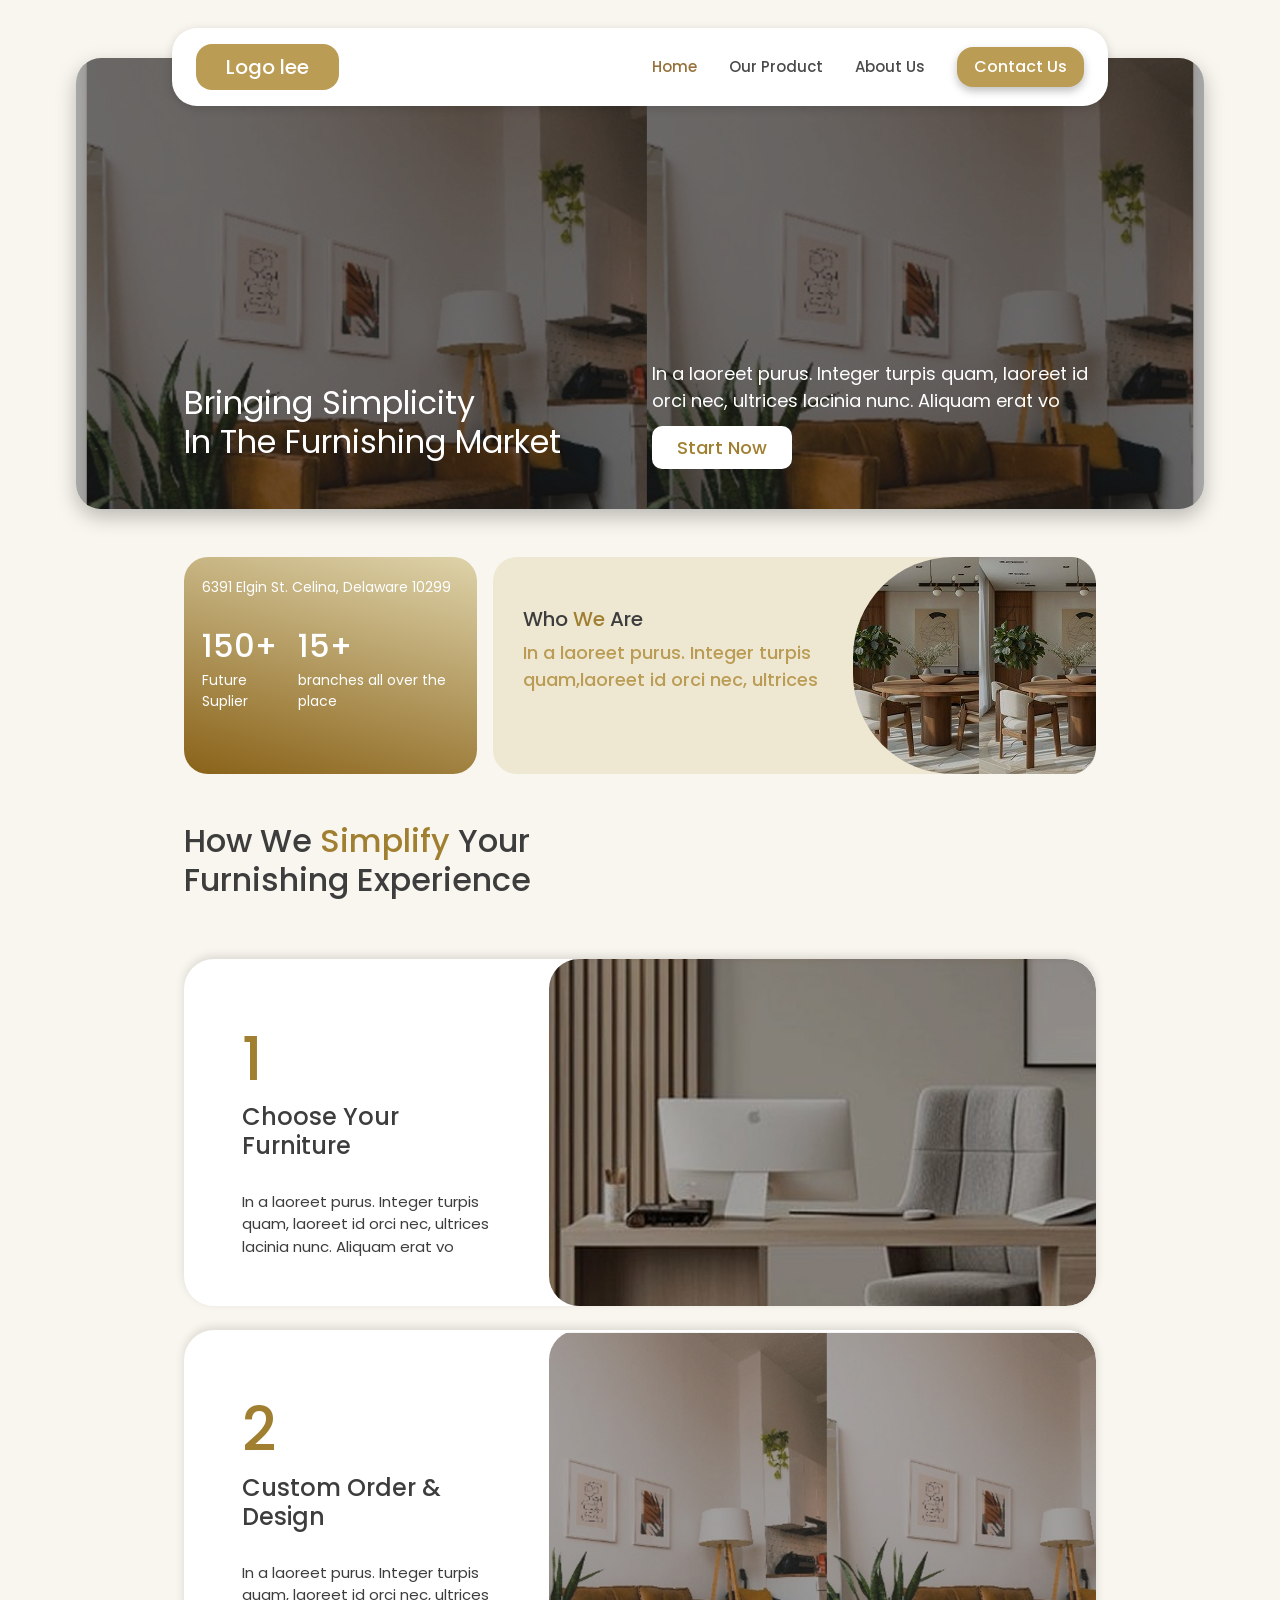
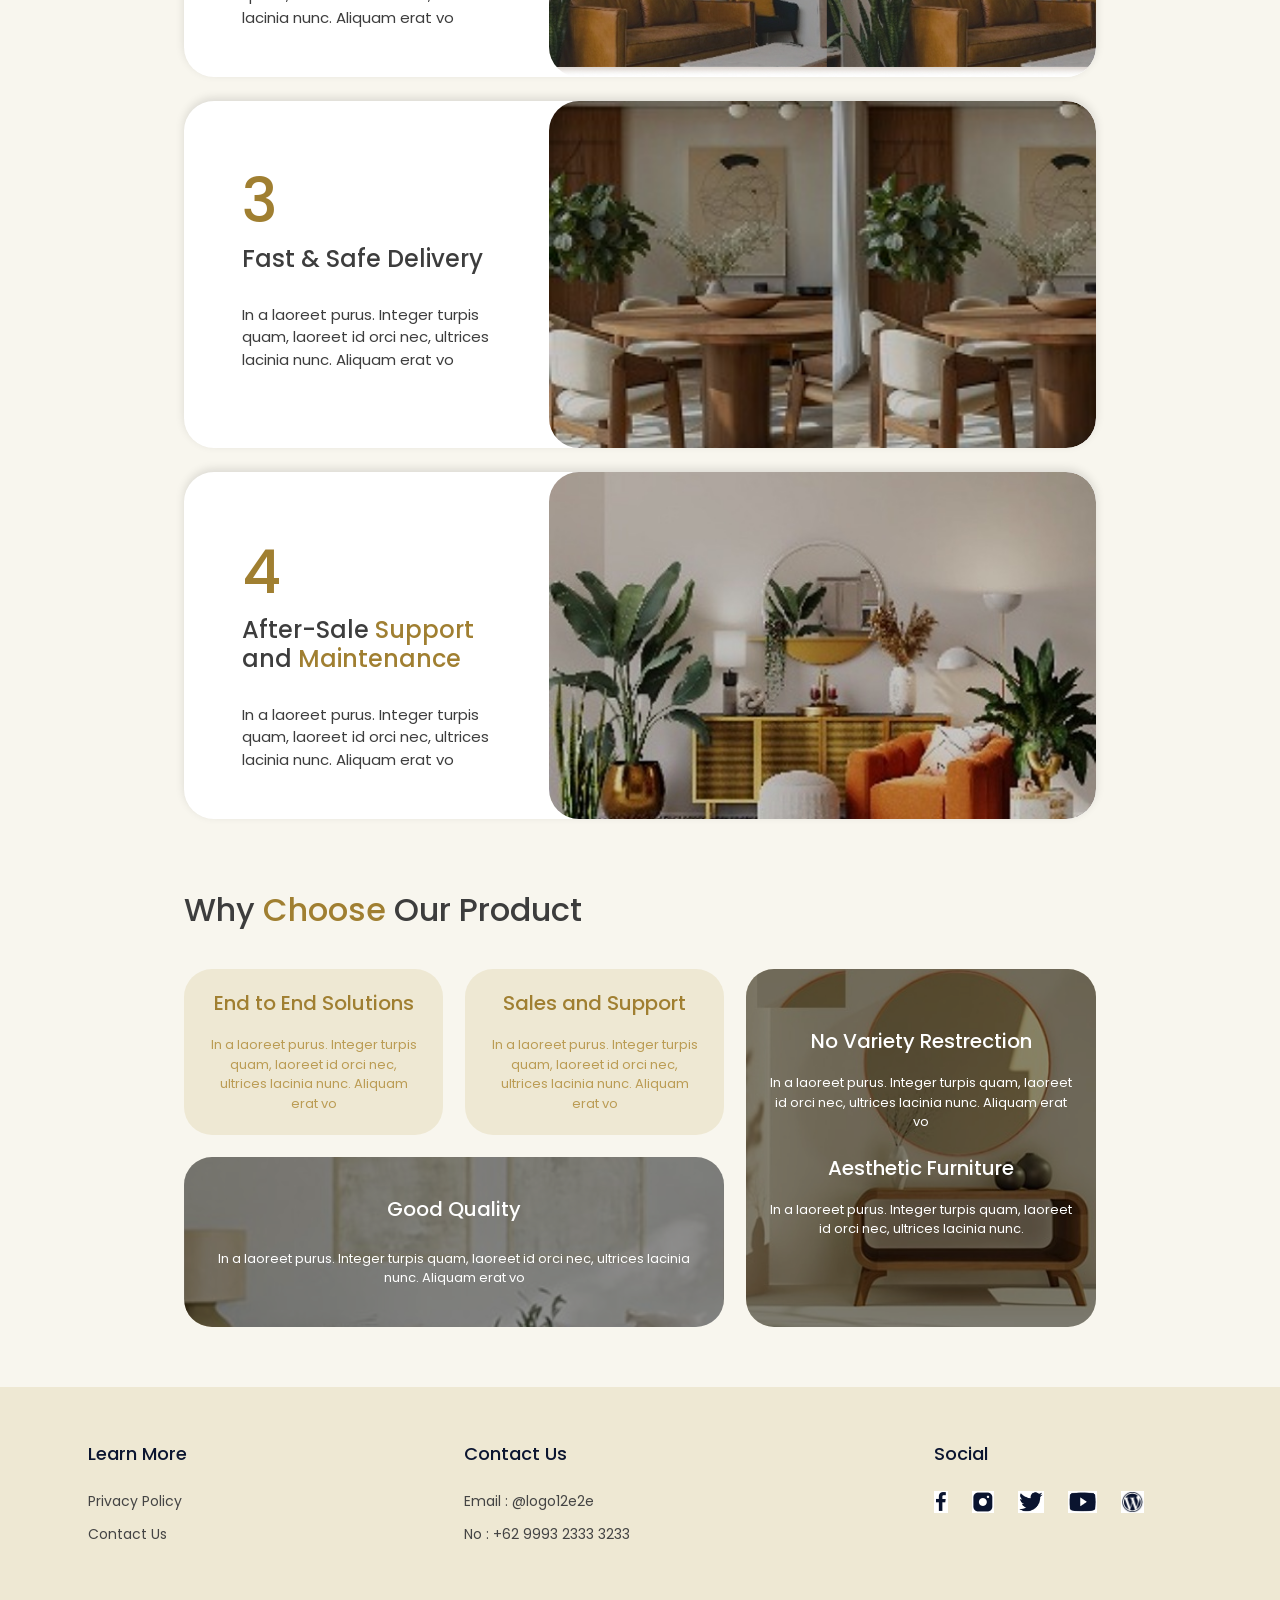
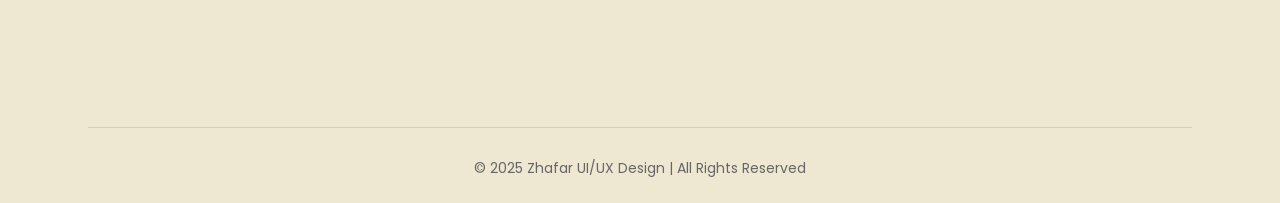
<file: index.html>
<!doctype html>
<html lang="id">
  <head>
    <meta charset="UTF-8" />
    <meta name="viewport" content="width=device-width, initial-scale=1" />
    <title>Home | Logo lee</title>
    <link
      href="https://cdn.jsdelivr.net/npm/bootstrap@5.3.3/dist/css/bootstrap.min.css"
      rel="stylesheet"
    />
    <link
      href="https://fonts.googleapis.com/css2?family=Poppins:wght@400;500;600;700&display=swap"
      rel="stylesheet"
    />
    <link href="css/common.css" rel="stylesheet" />
    <link href="css/home.css" rel="stylesheet" />
    <link href="css/motion.css" rel="stylesheet" />
  </head>
  <body>
    <nav class="nav-float">
      <a class="logo" href="index.html">Logo lee</a>
      <button
        class="nav-toggle"
        type="button"
        aria-label="Buka menu navigasi"
        aria-expanded="false"
        aria-controls="primary-navigation"
      >
        <span aria-hidden="true"></span>
        <span aria-hidden="true"></span>
        <span aria-hidden="true"></span>
      </button>
      <div id="primary-navigation" class="nav-links">
        <a class="active" href="index.html">Home</a
        ><a class="" href="pages/products.html">Our Product</a
        ><a class="" href="pages/about.html">About Us</a
        ><a class="cta" href="pages/contact.html">Contact Us</a>
      </div>
    </nav>
    <div class="hero home-hero">
      <div class="narrow hero-in home-hero-in">
        <div class="hero-cta">
          <div class="row align-items-end gy-4">
            <div class="col-md-6">
              <h2>Bringing Simplicity<br />In The Furnishing Market</h2>
            </div>
            <div class="col-md-6">
              <p>
                In a laoreet purus. Integer turpis quam, laoreet id orci nec,
                ultrices lacinia nunc. Aliquam erat vo
              </p>
              <a class="btn-white" href="pages/products.html"
                >Start Now</a
              >
            </div>
          </div>
        </div>
      </div>
    </div>
    <div class="narrow mt-5">
      <div class="row g-3">
        <div class="col-6 col-lg-4">
          <div class="stat">
            <small>6391 Elgin St. Celina, Delaware 10299</small>
            <div class="d-flex gap-3 mt-4">
              <div><b>150+</b><span>Future Suplier</span></div>
              <div><b>15+</b><span>branches all over the place</span></div>
            </div>
          </div>
        </div>
        <div class="col-6 col-lg-8">
          <div class="who">
            <div>
              <h5>Who <span class="gold">We</span> Are</h5>
              <p>
                In a laoreet purus. Integer turpis quam,laoreet id orci nec,
                ultrices
              </p>
            </div>
            <img src="assets/img/who.jpg" alt="" />
          </div>
        </div>
      </div>
      <h2 class="sec mt-5">
        How We <span class="gold">Simplify</span> Your<br />Furnishing
        Experience
      </h2>
      <div class="stack">
        <div class="scard" style="top: 90px">
          <div class="stxt">
            <span class="num">1</span>
            <h4>Choose Your Furniture</h4>
            <p>
              In a laoreet purus. Integer turpis quam, laoreet id orci nec,
              ultrices lacinia nunc. Aliquam erat vo
            </p>
          </div>
          <img src="assets/img/hero-room.jpg" alt="" />
        </div>
        <div class="scard" style="top: 123px">
          <div class="stxt">
            <span class="num">2</span>
            <h4>Custom Order &amp; Design</h4>
            <p>
              In a laoreet purus. Integer turpis quam, laoreet id orci nec,
              ultrices lacinia nunc. Aliquam erat vo
            </p>
          </div>
          <img src="assets/img/hero-living.jpg" alt="" />
        </div>
        <div class="scard" style="top: 156px">
          <div class="stxt">
            <span class="num">3</span>
            <h4>Fast &amp; Safe Delivery</h4>
            <p>
              In a laoreet purus. Integer turpis quam, laoreet id orci nec,
              ultrices lacinia nunc. Aliquam erat vo
            </p>
          </div>
          <img src="assets/img/who.jpg" alt="" />
        </div>
        <div class="scard" style="top: 189px">
          <div class="stxt">
            <span class="num">4</span>
            <h4>After-Sale <b>Support</b> and <b>Maintenance</b></h4>
            <p>
              In a laoreet purus. Integer turpis quam, laoreet id orci nec,
              ultrices lacinia nunc. Aliquam erat vo
            </p>
          </div>
          <img src="assets/img/after.jpg" alt="" />
        </div>
      </div>
      <h2 class="sec mt-5 pt-4">
        Why <span class="gold">Choose</span> Our Product
      </h2>
      <div class="why">
        <div class="wc">
          <h5>End to End Solutions</h5>
          <p>
            In a laoreet purus. Integer turpis quam, laoreet id orci nec,
            ultrices lacinia nunc. Aliquam erat vo
          </p>
        </div>
        <div class="wc">
          <h5>Sales and Support</h5>
          <p>
            In a laoreet purus. Integer turpis quam, laoreet id orci nec,
            ultrices lacinia nunc. Aliquam erat vo
          </p>
        </div>
        <div class="wc tall" style="background-image: url(assets/img/p5.jpg)">
          <h5>No Variety Restrection</h5>
          <p>
            In a laoreet purus. Integer turpis quam, laoreet id orci nec,
            ultrices lacinia nunc. Aliquam erat vo
          </p>
          <h5 class="mt-4">Aesthetic Furniture</h5>
          <p>
            In a laoreet purus. Integer turpis quam, laoreet id orci nec,
            ultrices lacinia nunc.
          </p>
        </div>
        <div class="wc wide" style="background-image: url(assets/img/p6.jpg)">
          <h5>Good Quality</h5>
          <p>
            In a laoreet purus. Integer turpis quam, laoreet id orci nec,
            ultrices lacinia nunc. Aliquam erat vo
          </p>
        </div>
      </div>
    </div>
    <footer class="foot">
      <div class="container">
        <div class="row gy-4">
          <div class="col-md-4">
            <h6>Learn More</h6>
            <a href="#">Privacy Policy</a
            ><a href="pages/contact.html">Contact Us</a>
          </div>
          <div class="col-md-5">
            <h6>Contact Us</h6>
            <span>Email : @logo12e2e</span><span>No : +62 9993 2333 3233</span>
          </div>
          <div class="col-md-3">
            <h6>Social</h6>
            <div class="soc">
              <img src="assets/img/s1.png" alt="" /><img
                src="assets/img/s2.png"
                alt=""
              /><img src="assets/img/s3.png" alt="" /><img
                src="assets/img/s4.png"
                alt=""
              /><img src="assets/img/s5.png" alt="" />
            </div>
          </div>
        </div>
        <div class="spacer"></div>
        <hr />
        <p class="copy">© 2025 Zhafar UI/UX Design | All Rights Reserved</p>
      </div>
    </footer>
    <script src="js/navigation.js"></script>
    <script src="js/animations.js"></script>
  </body>
</html>
</file>
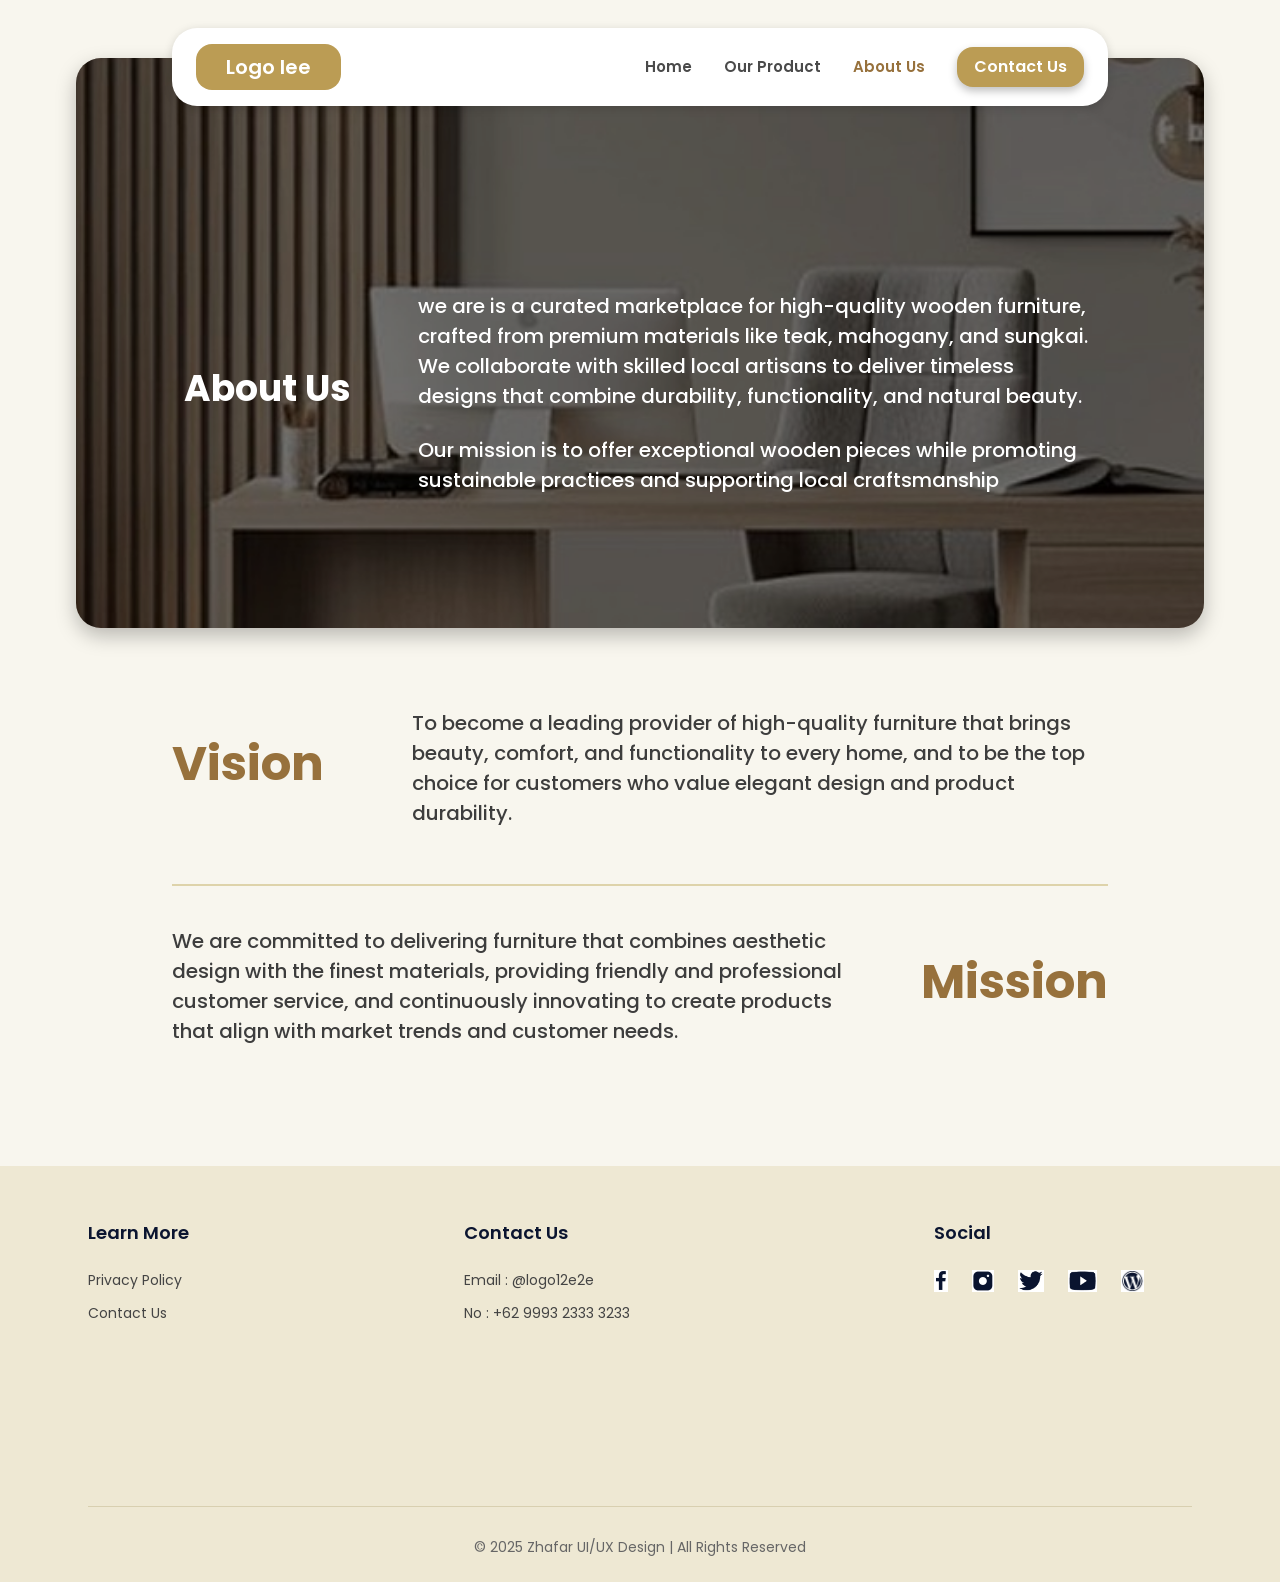
<file: pages/about.html>
<!doctype html>
<html lang="id">
  <head>
    <meta charset="UTF-8" />
    <meta name="viewport" content="width=device-width, initial-scale=1" />
    <title>About Us | Logo lee</title>
    <link
      href="https://cdn.jsdelivr.net/npm/bootstrap@5.3.3/dist/css/bootstrap.min.css"
      rel="stylesheet"
    />
    <link
      href="https://fonts.googleapis.com/css2?family=Poppins:wght@400;500;600;700&display=swap"
      rel="stylesheet"
    />
    <link href="../css/common.css" rel="stylesheet" />
    <link href="../css/pages.css" rel="stylesheet" />
    <link href="../css/motion.css" rel="stylesheet" />
  </head>
  <body>
    <nav class="nav-float">
      <a class="logo" href="../index.html">Logo lee</a>
      <button
        class="nav-toggle"
        type="button"
        aria-label="Buka menu navigasi"
        aria-expanded="false"
        aria-controls="primary-navigation"
      >
        <span aria-hidden="true"></span>
        <span aria-hidden="true"></span>
        <span aria-hidden="true"></span>
      </button>
      <div id="primary-navigation" class="nav-links">
        <a class="" href="../index.html">Home</a
        ><a class="" href="products.html">Our Product</a
        ><a class="active" href="about.html">About Us</a
        ><a class="cta" href="contact.html">Contact Us</a>
      </div>
    </nav>
    <div
      class="hero"
      style="
        background-image: url(../assets/img/hero-room.jpg);
        min-height: 570px;
      "
    >
      <div class="narrow hero-in">
        <div class="row align-items-center gy-3">
          <div class="col-md-3">
            <h2 class="fw-bold" style="font-size: 36px">About Us</h2>
          </div>
          <div class="col-md-9 fs-20">
            <p>
              we are is a curated marketplace for high-quality wooden furniture,
              crafted from premium materials like teak, mahogany, and sungkai.
              We collaborate with skilled local artisans to deliver timeless
              designs that combine durability, functionality, and natural
              beauty.
            </p>
            <p class="mb-0 mt-4">
              Our mission is to offer exceptional wooden pieces while promoting
              sustainable practices and supporting local craftsmanship
            </p>
          </div>
        </div>
      </div>
    </div>
    <div class="narrow" style="padding: 80px 0 60px">
      <div class="row align-items-center gy-3">
        <div class="col-md-3"><h2 class="big">Vision</h2></div>
        <div class="col-md-9 fs-20">
          To become a leading provider of high-quality furniture that brings
          beauty, comfort, and functionality to every home, and to be the top
          choice for customers who value elegant design and product durability.
        </div>
      </div>
      <hr class="gline" />
      <div class="row align-items-center gy-3 mt-4">
        <div class="col-md-9 fs-20 order-2 order-md-1">
          We are committed to delivering furniture that combines aesthetic
          design with the finest materials, providing friendly and professional
          customer service, and continuously innovating to create products that
          align with market trends and customer needs.
        </div>
        <div class="col-md-3 text-md-end order-1 order-md-2">
          <h2 class="big">Mission</h2>
        </div>
      </div>
    </div>
    <footer class="foot">
      <div class="container">
        <div class="row gy-4">
          <div class="col-md-4">
            <h6>Learn More</h6>
            <a href="#">Privacy Policy</a><a href="contact.html">Contact Us</a>
          </div>
          <div class="col-md-5">
            <h6>Contact Us</h6>
            <span>Email : @logo12e2e</span><span>No : +62 9993 2333 3233</span>
          </div>
          <div class="col-md-3">
            <h6>Social</h6>
            <div class="soc">
              <img src="../assets/img/s1.png" alt="" /><img
                src="../assets/img/s2.png"
                alt=""
              /><img src="../assets/img/s3.png" alt="" /><img
                src="../assets/img/s4.png"
                alt=""
              /><img src="../assets/img/s5.png" alt="" />
            </div>
          </div>
        </div>
        <div class="spacer"></div>
        <hr />
        <p class="copy">© 2025 Zhafar UI/UX Design | All Rights Reserved</p>
      </div>
    </footer>
    <script src="../js/navigation.js"></script>
    <script src="../js/animations.js"></script>
  </body>
</html>
</file>
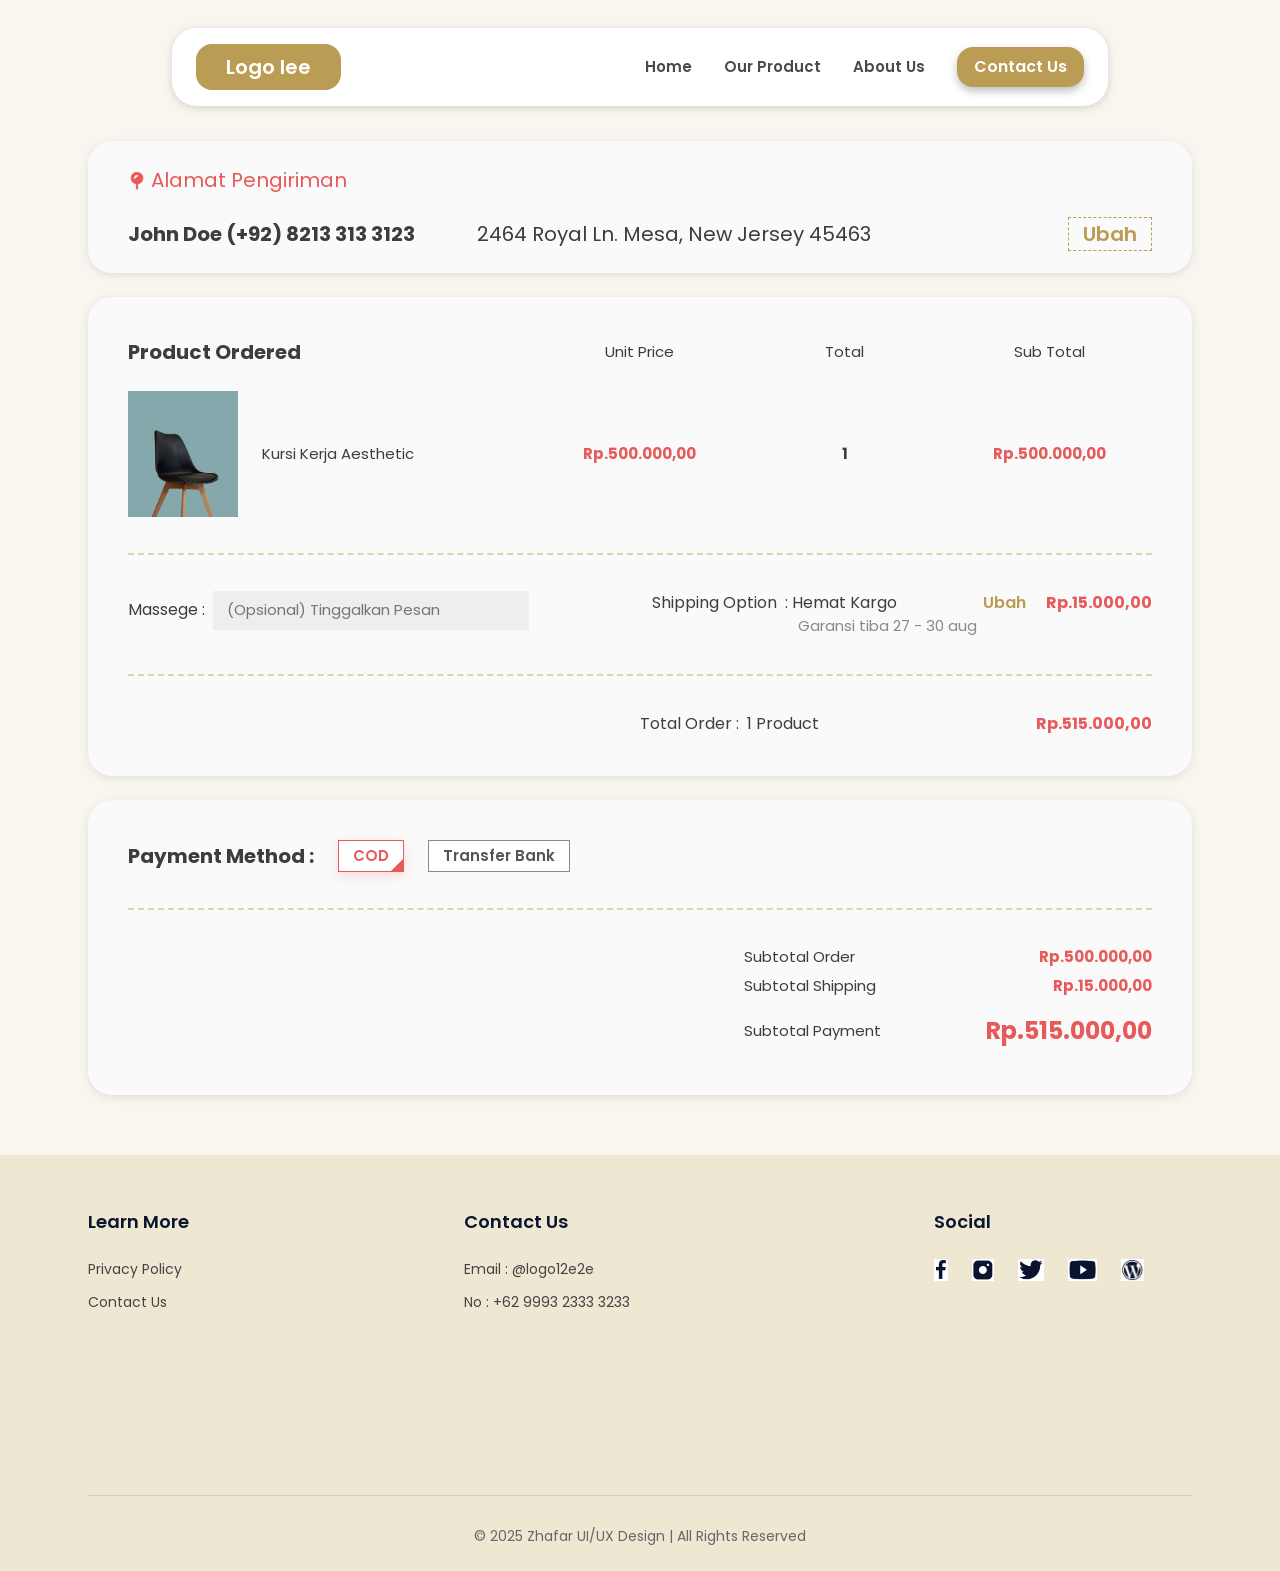
<file: pages/checkout.html>
<!doctype html>
<html lang="id">
  <head>
    <meta charset="UTF-8" />
    <meta name="viewport" content="width=device-width, initial-scale=1" />
    <title>Checkout | Logo lee</title>
    <link
      href="https://cdn.jsdelivr.net/npm/bootstrap@5.3.3/dist/css/bootstrap.min.css"
      rel="stylesheet"
    />
    <link
      href="https://fonts.googleapis.com/css2?family=Poppins:wght@400;500;600;700&display=swap"
      rel="stylesheet"
    />
    <link href="../css/common.css" rel="stylesheet" />
    <link href="../css/pages.css" rel="stylesheet" />
    <link href="../css/motion.css" rel="stylesheet" />
  </head>
  <body>
    <nav class="nav-float">
      <a class="logo" href="../index.html">Logo lee</a>
      <button
        class="nav-toggle"
        type="button"
        aria-label="Buka menu navigasi"
        aria-expanded="false"
        aria-controls="primary-navigation"
      >
        <span aria-hidden="true"></span>
        <span aria-hidden="true"></span>
        <span aria-hidden="true"></span>
      </button>
      <div id="primary-navigation" class="nav-links">
        <a class="" href="../index.html">Home</a
        ><a class="" href="products.html">Our Product</a
        ><a class="" href="about.html">About Us</a
        ><a class="cta" href="contact.html">Contact Us</a>
      </div>
    </nav>
    <div class="container" style="margin-top: 35px">
      <div class="panel" style="padding: 24px 40px">
        <div class="red fs-5">
          <img src="../assets/img/pin.png" alt="" width="18" /> Alamat
          Pengiriman
        </div>
        <div class="row align-items-center mt-3 gy-2">
          <div class="col-lg-4">
            <b class="fs-5">John Doe (+92) 8213 313 3123</b>
          </div>
          <div class="col-lg-6 fs-5">2464 Royal Ln. Mesa, New Jersey 45463</div>
          <div class="col-lg-2 text-lg-end">
            <a class="ubah boxed" href="#">Ubah</a>
          </div>
        </div>
      </div>
      <div class="panel" style="padding: 40px">
        <div class="co">
          <b class="fs-5">Product Ordered</b><span>Unit Price</span
          ><span>Total</span><span>Sub Total</span>
        </div>
        <div class="co mt-4">
          <div class="d-flex gap-4 align-items-center">
            <img
              src="../assets/img/p1.jpg"
              alt=""
              style="width: 110px; height: 126px; object-fit: cover"
            /><span>Kursi Kerja Aesthetic</span>
          </div>
          <b class="red">Rp.500.000,00</b><b>1</b
          ><b class="red">Rp.500.000,00</b>
        </div>
        <hr class="dash" />
        <div class="row gy-3 align-items-start">
          <div class="col-lg-6 d-flex align-items-center gap-2">
            <span>Massege :</span
            ><input class="msg" placeholder="(Opsional) Tinggalkan Pesan" />
          </div>
          <div class="col-lg-6">
            <div class="d-flex justify-content-between flex-wrap">
              <span>Shipping Option &nbsp;: Hemat Kargo</span
              ><span
                ><a class="ubah" href="#">Ubah</a> &nbsp; &nbsp;
                <b class="red">Rp.15.000,00</b></span
              >
            </div>
            <div class="muted" style="margin-left: 146px">
              Garansi tiba 27 - 30 aug
            </div>
          </div>
        </div>
        <hr class="dash" />
        <div class="d-flex justify-content-between">
          <span style="margin-left: calc(50% + 0px)"
            >Total Order : &nbsp;1 Product</span
          ><b class="red">Rp.515.000,00</b>
        </div>
      </div>
      <div class="panel" style="padding: 40px">
        <div class="d-flex align-items-center gap-4 flex-wrap chips">
          <b class="fs-5">Payment Method :</b
          ><button class="chip pay on" type="button">COD</button
          ><button class="chip pay" type="button">Transfer Bank</button>
        </div>
        <hr class="dash" />
        <div class="sum ms-auto">
          <div><span>Subtotal Order</span><b class="red">Rp.500.000,00</b></div>
          <div>
            <span>Subtotal Shipping</span><b class="red">Rp.15.000,00</b>
          </div>
          <div class="mt-3 align-items-center">
            <span>Subtotal Payment</span
            ><b class="red" style="font-size: 24px">Rp.515.000,00</b>
          </div>
        </div>
      </div>
    </div>
    <footer class="foot">
      <div class="container">
        <div class="row gy-4">
          <div class="col-md-4">
            <h6>Learn More</h6>
            <a href="#">Privacy Policy</a><a href="contact.html">Contact Us</a>
          </div>
          <div class="col-md-5">
            <h6>Contact Us</h6>
            <span>Email : @logo12e2e</span><span>No : +62 9993 2333 3233</span>
          </div>
          <div class="col-md-3">
            <h6>Social</h6>
            <div class="soc">
              <img src="../assets/img/s1.png" alt="" /><img
                src="../assets/img/s2.png"
                alt=""
              /><img src="../assets/img/s3.png" alt="" /><img
                src="../assets/img/s4.png"
                alt=""
              /><img src="../assets/img/s5.png" alt="" />
            </div>
          </div>
        </div>
        <div class="spacer"></div>
        <hr />
        <p class="copy">© 2025 Zhafar UI/UX Design | All Rights Reserved</p>
      </div>
    </footer>
    <script src="../js/navigation.js"></script>
    <script src="../js/chips.js"></script>
    <script src="../js/animations.js"></script>
  </body>
</html>
</file>
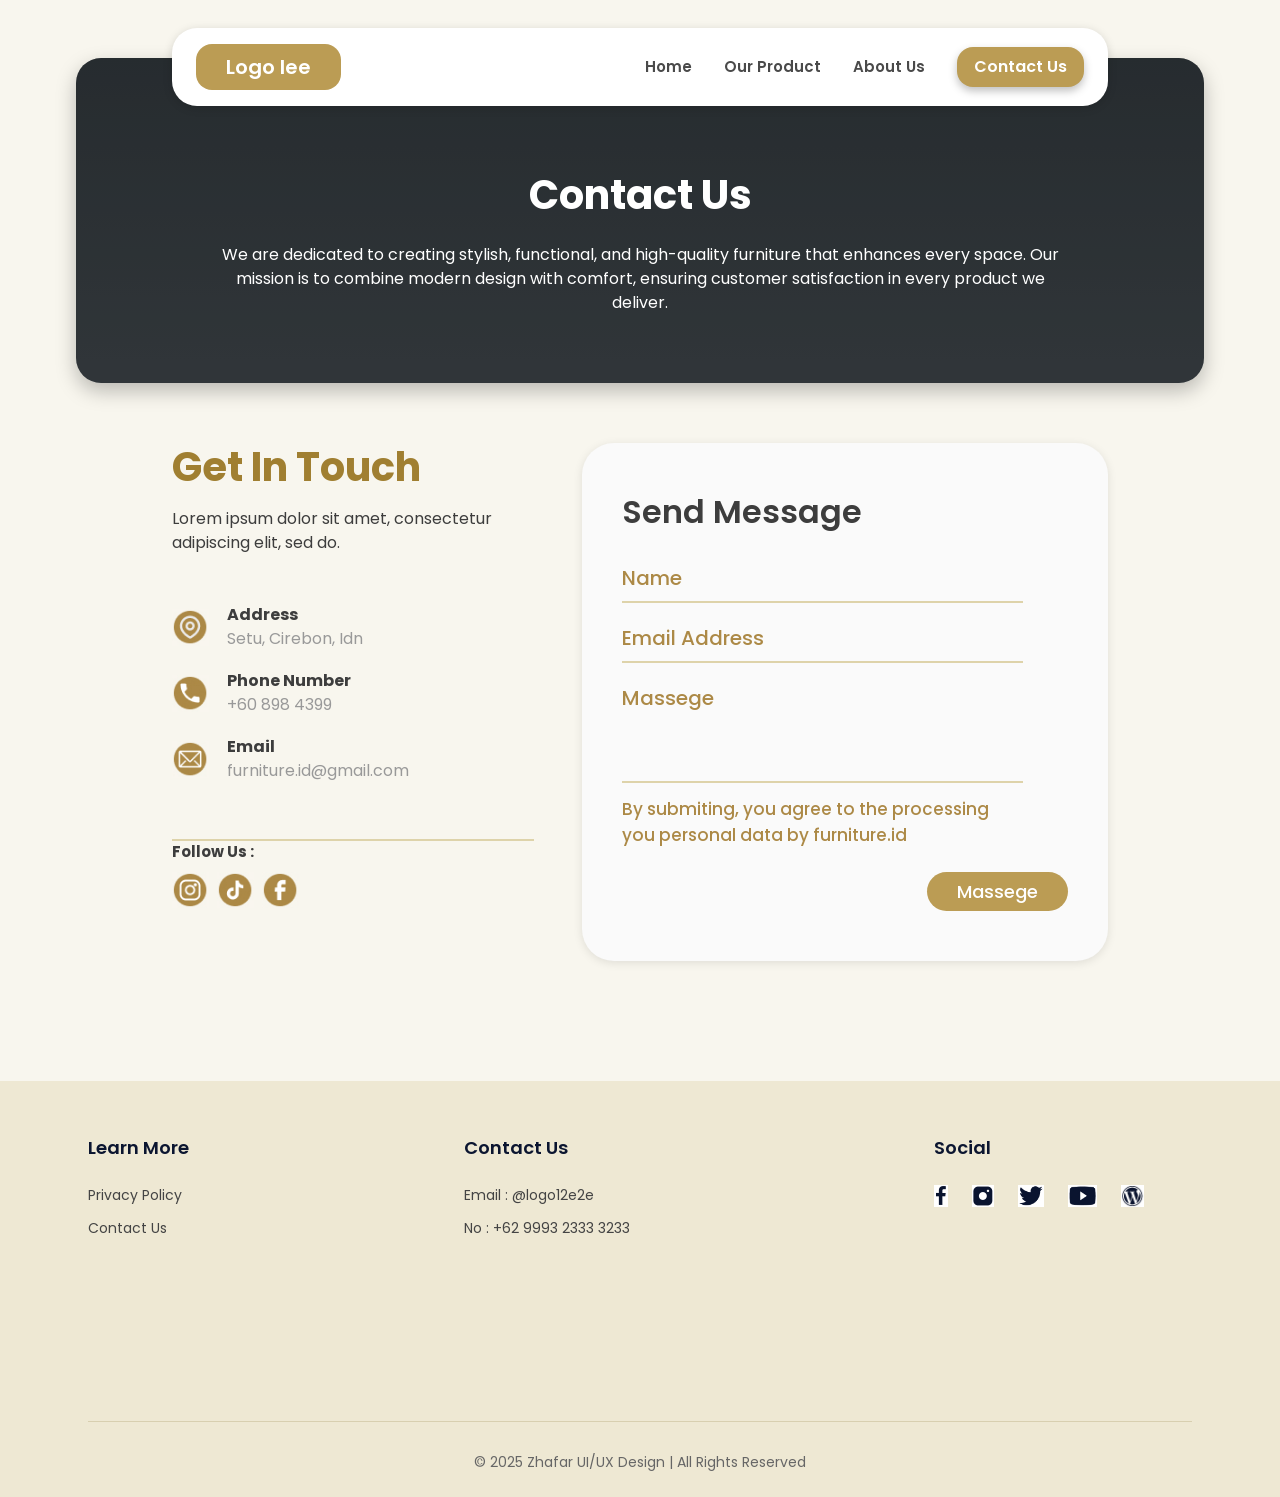
<file: pages/contact.html>
<!doctype html>
<html lang="id">
  <head>
    <meta charset="UTF-8" />
    <meta name="viewport" content="width=device-width, initial-scale=1" />
    <title>Contact Us | Logo lee</title>
    <link
      href="https://cdn.jsdelivr.net/npm/bootstrap@5.3.3/dist/css/bootstrap.min.css"
      rel="stylesheet"
    />
    <link
      href="https://fonts.googleapis.com/css2?family=Poppins:wght@400;500;600;700&display=swap"
      rel="stylesheet"
    />
    <link href="../css/common.css" rel="stylesheet" />
    <link href="../css/pages.css" rel="stylesheet" />
    <link href="../css/motion.css" rel="stylesheet" />
  </head>
  <body>
    <nav class="nav-float">
      <a class="logo" href="../index.html">Logo lee</a>
      <button
        class="nav-toggle"
        type="button"
        aria-label="Buka menu navigasi"
        aria-expanded="false"
        aria-controls="primary-navigation"
      >
        <span aria-hidden="true"></span>
        <span aria-hidden="true"></span>
        <span aria-hidden="true"></span>
      </button>
      <div id="primary-navigation" class="nav-links">
        <a class="" href="../index.html">Home</a
        ><a class="" href="products.html">Our Product</a
        ><a class="" href="about.html">About Us</a
        ><a class="cta" href="contact.html">Contact Us</a>
      </div>
    </nav>
    <div
      class="hero"
      style="background: linear-gradient(#3b4348, #4a5258); min-height: 325px"
    >
      <div
        class="narrow hero-in text-center"
        style="padding-top: 110px; padding-bottom: 50px"
      >
        <h2 class="fw-bold" style="font-size: 40px">Contact Us</h2>
        <p class="mx-auto mt-3" style="max-width: 840px">
          We are dedicated to creating stylish, functional, and high-quality
          furniture that enhances every space. Our mission is to combine modern
          design with comfort, ensuring customer satisfaction in every product
          we deliver.
        </p>
      </div>
    </div>
    <div class="narrow" style="padding: 60px 0">
      <div class="row g-5 align-items-start">
        <div class="col-lg-5">
          <h2 class="gold fw-bold" style="font-size: 40px">Get In Touch</h2>
          <p class="mt-3 mb-5">
            Lorem ipsum dolor sit amet, consectetur adipiscing elit, sed do.
          </p>
          <div class="cinfo">
            <img src="../assets/img/c1.png" alt="" />
            <div><b>Address</b><span>Setu, Cirebon, Idn</span></div>
          </div>
          <div class="cinfo">
            <img src="../assets/img/c2.png" alt="" />
            <div><b>Phone Number</b><span>+60 898 4399</span></div>
          </div>
          <div class="cinfo">
            <img src="../assets/img/c3.png" alt="" />
            <div><b>Email</b><span>furniture.id@gmail.com</span></div>
          </div>
          <hr class="gline" />
          <b class="d-block mb-2" style="font-size: 15px">Follow Us :</b>
          <div class="d-flex gap-2">
            <img src="../assets/img/c4.png" alt="" width="37" /><img
              src="../assets/img/c5.png"
              alt=""
              width="37"
            /><img src="../assets/img/c6.png" alt="" width="37" />
          </div>
        </div>
        <div class="col-lg-7">
          <form class="formc" id="contactForm">
            <h2 class="fw-semibold mb-4">Send Message</h2>
            <input class="ul" placeholder="Name" required /><input
              class="ul"
              type="email"
              placeholder="Email Address"
              required
            /><textarea
              class="ul"
              rows="3"
              placeholder="Massege"
              required
            ></textarea>
            <p class="note">
              By submiting, you agree to the processing you personal data by
              furniture.id
            </p>
            <div class="text-end">
              <button class="btn-gold pill" type="submit">Massege</button>
            </div>
            <p id="formMsg" class="note d-none mt-2" role="status">
              Pesan terkirim.
            </p>
          </form>
        </div>
      </div>
    </div>
    <footer class="foot">
      <div class="container">
        <div class="row gy-4">
          <div class="col-md-4">
            <h6>Learn More</h6>
            <a href="#">Privacy Policy</a><a href="contact.html">Contact Us</a>
          </div>
          <div class="col-md-5">
            <h6>Contact Us</h6>
            <span>Email : @logo12e2e</span><span>No : +62 9993 2333 3233</span>
          </div>
          <div class="col-md-3">
            <h6>Social</h6>
            <div class="soc">
              <img src="../assets/img/s1.png" alt="" /><img
                src="../assets/img/s2.png"
                alt=""
              /><img src="../assets/img/s3.png" alt="" /><img
                src="../assets/img/s4.png"
                alt=""
              /><img src="../assets/img/s5.png" alt="" />
            </div>
          </div>
        </div>
        <div class="spacer"></div>
        <hr />
        <p class="copy">© 2025 Zhafar UI/UX Design | All Rights Reserved</p>
      </div>
    </footer>
    <script src="../js/navigation.js"></script>
    <script src="../js/contact-form.js"></script>
    <script src="../js/animations.js"></script>
  </body>
</html>
</file>
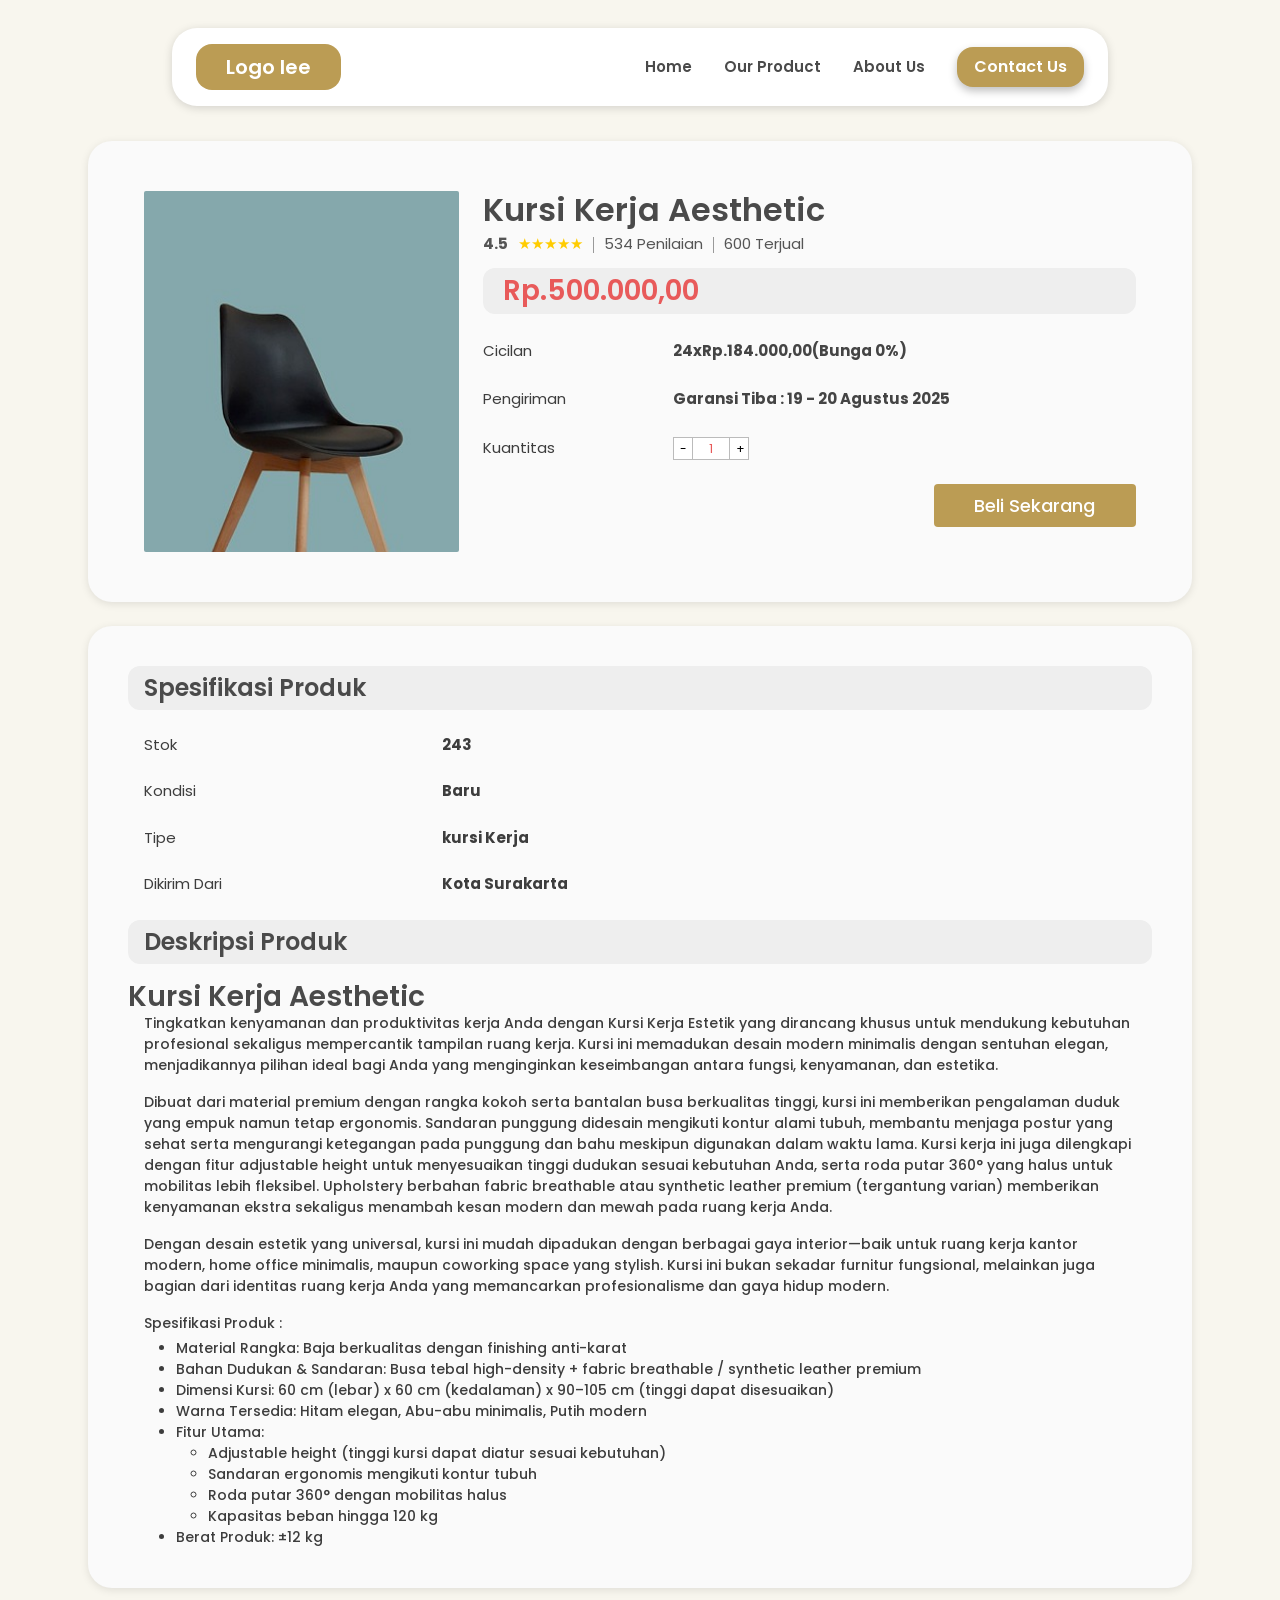
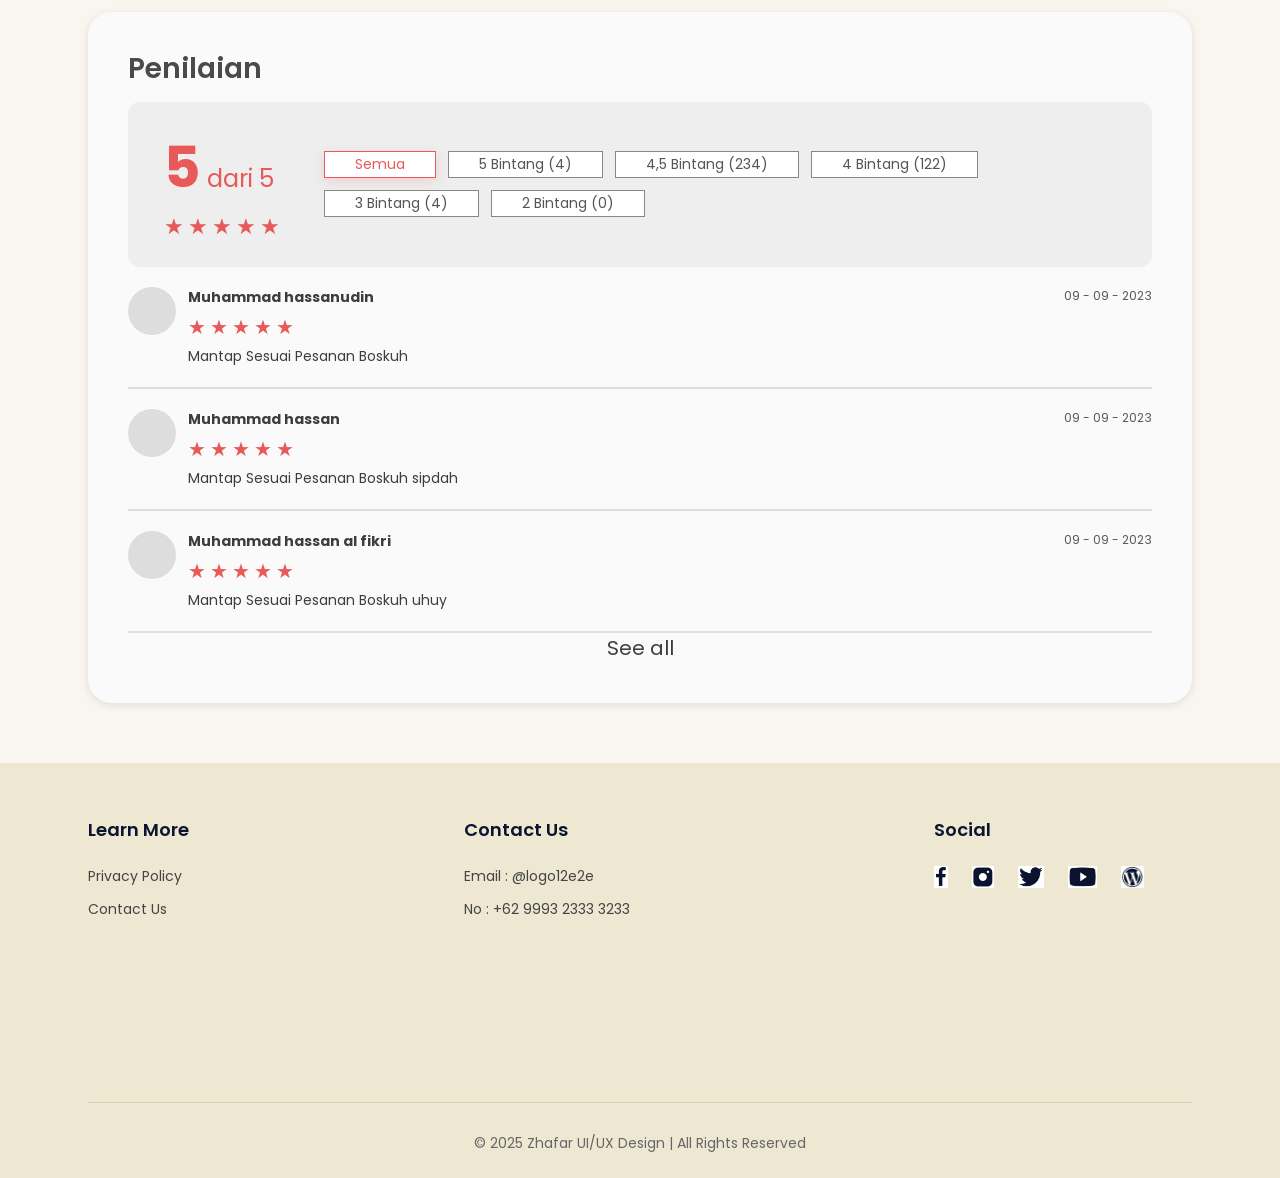
<file: pages/product-detail.html>
<!doctype html>
<html lang="id">
  <head>
    <meta charset="UTF-8" />
    <meta name="viewport" content="width=device-width, initial-scale=1" />
    <title>Kursi Kerja Aesthetic | Logo lee</title>
    <link
      href="https://cdn.jsdelivr.net/npm/bootstrap@5.3.3/dist/css/bootstrap.min.css"
      rel="stylesheet"
    />
    <link
      href="https://fonts.googleapis.com/css2?family=Poppins:wght@400;500;600;700&display=swap"
      rel="stylesheet"
    />
    <link href="../css/common.css" rel="stylesheet" />
    <link href="../css/pages.css" rel="stylesheet" />
    <link href="../css/motion.css" rel="stylesheet" />
  </head>
  <body>
    <nav class="nav-float">
      <a class="logo" href="../index.html">Logo lee</a>
      <button
        class="nav-toggle"
        type="button"
        aria-label="Buka menu navigasi"
        aria-expanded="false"
        aria-controls="primary-navigation"
      >
        <span aria-hidden="true"></span>
        <span aria-hidden="true"></span>
        <span aria-hidden="true"></span>
      </button>
      <div id="primary-navigation" class="nav-links">
        <a class="" href="../index.html">Home</a
        ><a class="" href="products.html">Our Product</a
        ><a class="" href="about.html">About Us</a
        ><a class="cta" href="contact.html">Contact Us</a>
      </div>
    </nav>
    <div class="container">
      <div class="panel" style="padding: 50px 56px">
        <div class="row g-4">
          <div class="col-md-4">
            <img
              class="dimg"
              src="../assets/img/p1.jpg"
              alt="Kursi Kerja Aesthetic"
            />
          </div>
          <div class="col-md-8">
            <h1 class="ptitle">Kursi Kerja Aesthetic</h1>
            <div class="meta">
              <b>4.5</b><span class="starsy">★★★★★</span><i></i>534 Penilaian<i
              ></i>600 Terjual
            </div>
            <div class="pbox">Rp.500.000,00</div>
            <div class="prow">
              <span>Cicilan</span><b>24xRp.184.000,00(Bunga 0%)</b>
            </div>
            <div class="prow">
              <span>Pengiriman</span><b>Garansi Tiba : 19 - 20 Agustus 2025</b>
            </div>
            <div class="prow">
              <span>Kuantitas</span>
              <div class="qty">
                <button data-q="-1">-</button
                ><input id="qty" value="1" readonly /><button data-q="1">
                  +
                </button>
              </div>
            </div>
            <div class="text-end mt-4">
              <a class="btn-gold buy" href="checkout.html">Beli Sekarang</a>
            </div>
          </div>
        </div>
      </div>
      <div class="panel">
        <div class="bar">Spesifikasi Produk</div>
        <div class="srow"><span>Stok</span><b>243</b></div>
        <div class="srow"><span>Kondisi</span><b>Baru</b></div>
        <div class="srow"><span>Tipe</span><b>kursi Kerja</b></div>
        <div class="srow"><span>Dikirim Dari</span><b>Kota Surakarta</b></div>
        <div class="bar mt-4">Deskripsi Produk</div>
        <h2 class="ptitle mt-3" style="font-size: 28px">
          Kursi Kerja Aesthetic
        </h2>
        <div class="desc">
          <p>
            Tingkatkan kenyamanan dan produktivitas kerja Anda dengan Kursi
            Kerja Estetik yang dirancang khusus untuk mendukung kebutuhan
            profesional sekaligus mempercantik tampilan ruang kerja. Kursi ini
            memadukan desain modern minimalis dengan sentuhan elegan,
            menjadikannya pilihan ideal bagi Anda yang menginginkan keseimbangan
            antara fungsi, kenyamanan, dan estetika.
          </p>
          <p>
            Dibuat dari material premium dengan rangka kokoh serta bantalan busa
            berkualitas tinggi, kursi ini memberikan pengalaman duduk yang empuk
            namun tetap ergonomis. Sandaran punggung didesain mengikuti kontur
            alami tubuh, membantu menjaga postur yang sehat serta mengurangi
            ketegangan pada punggung dan bahu meskipun digunakan dalam waktu
            lama. Kursi kerja ini juga dilengkapi dengan fitur adjustable height
            untuk menyesuaikan tinggi dudukan sesuai kebutuhan Anda, serta roda
            putar 360° yang halus untuk mobilitas lebih fleksibel. Upholstery
            berbahan fabric breathable atau synthetic leather premium
            (tergantung varian) memberikan kenyamanan ekstra sekaligus menambah
            kesan modern dan mewah pada ruang kerja Anda.
          </p>
          <p>
            Dengan desain estetik yang universal, kursi ini mudah dipadukan
            dengan berbagai gaya interior—baik untuk ruang kerja kantor modern,
            home office minimalis, maupun coworking space yang stylish. Kursi
            ini bukan sekadar furnitur fungsional, melainkan juga bagian dari
            identitas ruang kerja Anda yang memancarkan profesionalisme dan gaya
            hidup modern.
          </p>
          <p class="mb-1">Spesifikasi Produk :</p>
          <ul>
            <li>
              Material Rangka: Baja berkualitas dengan finishing anti-karat
            </li>
            <li>
              Bahan Dudukan &amp; Sandaran: Busa tebal high-density + fabric
              breathable / synthetic leather premium
            </li>
            <li>
              Dimensi Kursi: 60 cm (lebar) x 60 cm (kedalaman) x 90–105 cm
              (tinggi dapat disesuaikan)
            </li>
            <li>
              Warna Tersedia: Hitam elegan, Abu-abu minimalis, Putih modern
            </li>
            <li>
              Fitur Utama:
              <ul>
                <li>
                  Adjustable height (tinggi kursi dapat diatur sesuai kebutuhan)
                </li>
                <li>Sandaran ergonomis mengikuti kontur tubuh</li>
                <li>Roda putar 360° dengan mobilitas halus</li>
                <li>Kapasitas beban hingga 120 kg</li>
              </ul>
            </li>
            <li>Berat Produk: ±12 kg</li>
          </ul>
        </div>
      </div>
      <div class="panel">
        <h2 class="rt">Penilaian</h2>
        <div class="rbox">
          <div class="score">
            <b>5</b> dari 5
            <div class="stars">★★★★★</div>
          </div>
          <div class="chips">
            <button class="chip on" type="button">Semua</button
            ><button class="chip" type="button">5 Bintang (4)</button
            ><button class="chip" type="button">4,5 Bintang (234)</button
            ><button class="chip" type="button">4 Bintang (122)</button
            ><button class="chip" type="button">3 Bintang (4)</button
            ><button class="chip" type="button">2 Bintang (0)</button>
          </div>
        </div>
        <div class="rev">
          <div class="av"></div>
          <div class="flex-grow-1">
            <div class="d-flex justify-content-between">
              <b>Muhammad hassanudin</b
              ><small class="text-muted">09 - 09 - 2023</small>
            </div>
            <div class="stars">★★★★★</div>
            <p>Mantap Sesuai Pesanan Boskuh</p>
          </div>
        </div>
        <div class="rev">
          <div class="av"></div>
          <div class="flex-grow-1">
            <div class="d-flex justify-content-between">
              <b>Muhammad hassan</b
              ><small class="text-muted">09 - 09 - 2023</small>
            </div>
            <div class="stars">★★★★★</div>
            <p>Mantap Sesuai Pesanan Boskuh sipdah</p>
          </div>
        </div>
        <div class="rev">
          <div class="av"></div>
          <div class="flex-grow-1">
            <div class="d-flex justify-content-between">
              <b>Muhammad hassan al fikri</b
              ><small class="text-muted">09 - 09 - 2023</small>
            </div>
            <div class="stars">★★★★★</div>
            <p>Mantap Sesuai Pesanan Boskuh uhuy</p>
          </div>
        </div>
        <p class="text-center fs-5 mb-0">See all</p>
      </div>
    </div>
    <footer class="foot">
      <div class="container">
        <div class="row gy-4">
          <div class="col-md-4">
            <h6>Learn More</h6>
            <a href="#">Privacy Policy</a><a href="contact.html">Contact Us</a>
          </div>
          <div class="col-md-5">
            <h6>Contact Us</h6>
            <span>Email : @logo12e2e</span><span>No : +62 9993 2333 3233</span>
          </div>
          <div class="col-md-3">
            <h6>Social</h6>
            <div class="soc">
              <img src="../assets/img/s1.png" alt="" /><img
                src="../assets/img/s2.png"
                alt=""
              /><img src="../assets/img/s3.png" alt="" /><img
                src="../assets/img/s4.png"
                alt=""
              /><img src="../assets/img/s5.png" alt="" />
            </div>
          </div>
        </div>
        <div class="spacer"></div>
        <hr />
        <p class="copy">© 2025 Zhafar UI/UX Design | All Rights Reserved</p>
      </div>
    </footer>
    <script src="../js/navigation.js"></script>
    <script src="../js/quantity.js"></script>
    <script src="../js/chips.js"></script>
    <script src="../js/animations.js"></script>
  </body>
</html>
</file>
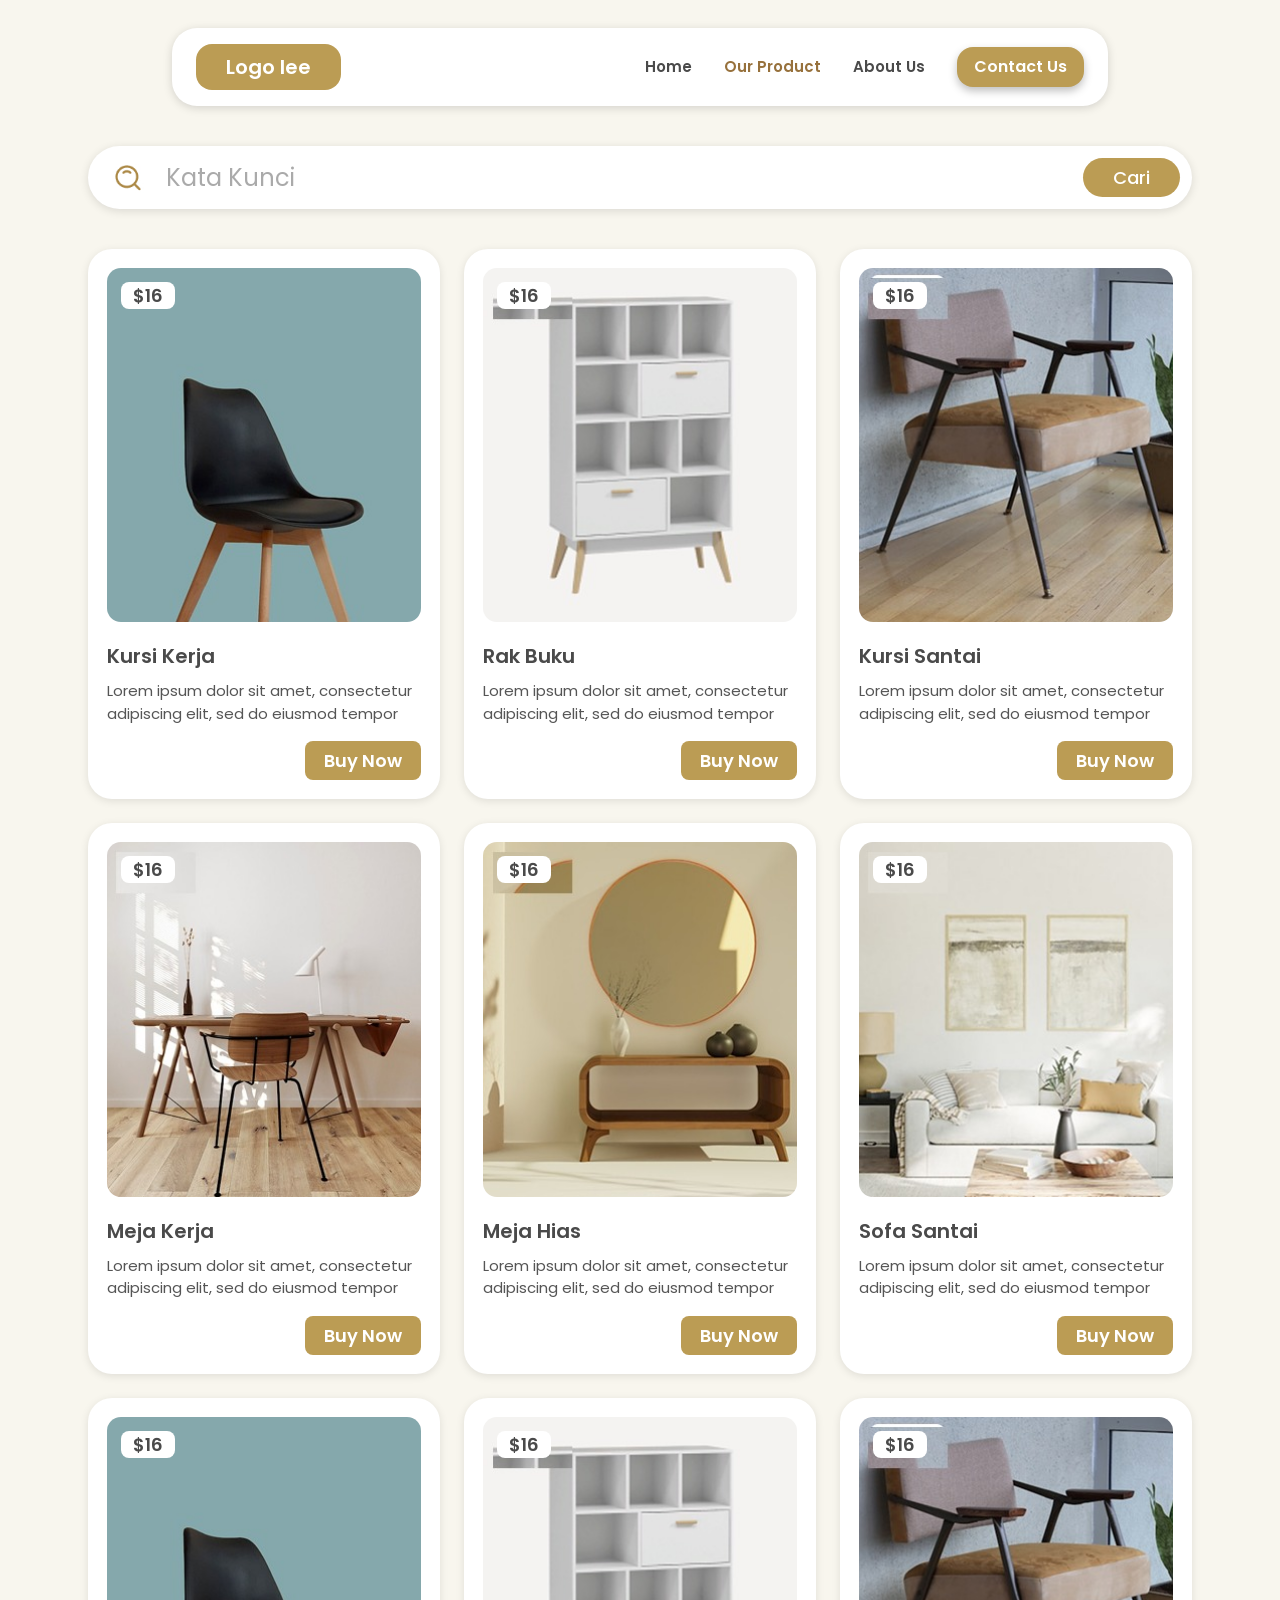
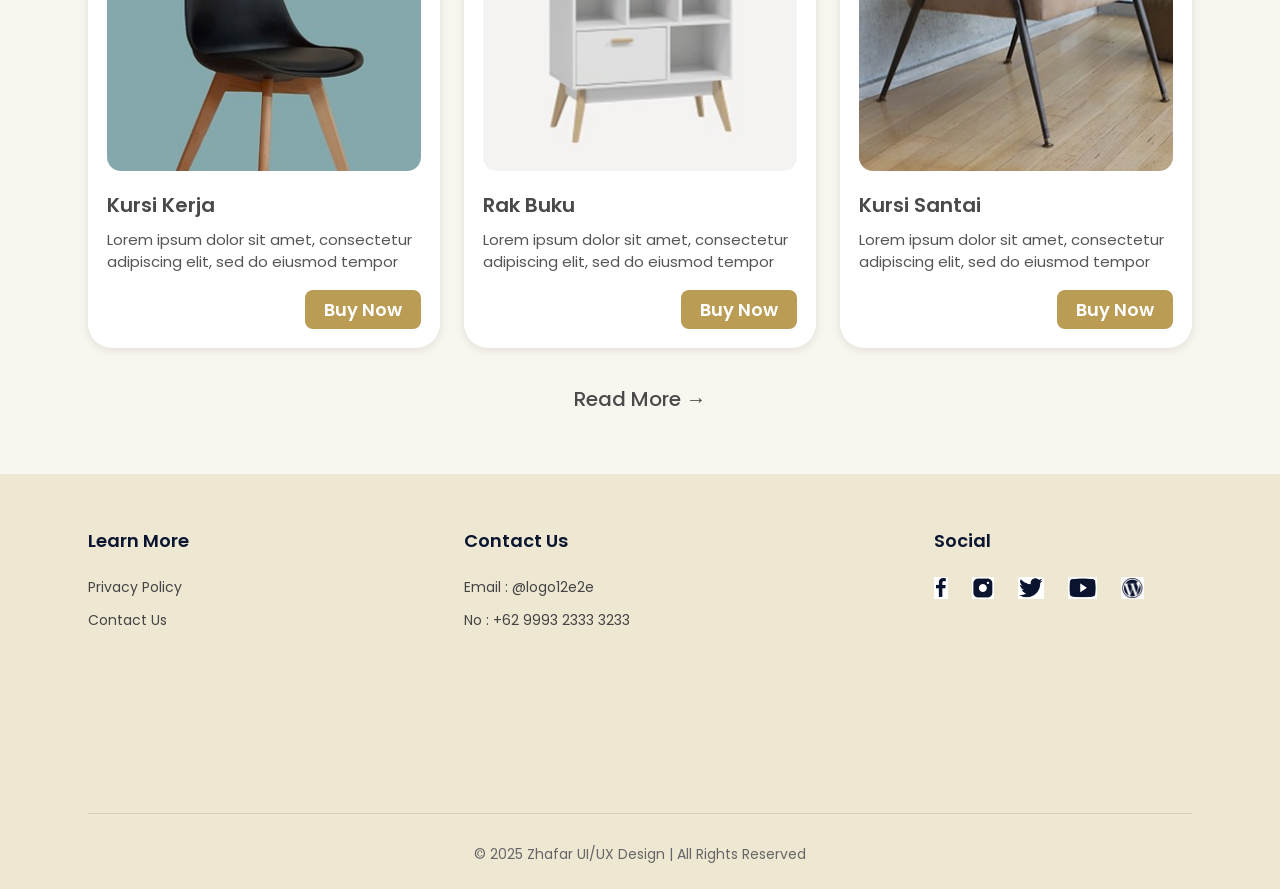
<file: pages/products-all.html>
<!doctype html>
<html lang="id">
  <head>
    <meta charset="UTF-8" />
    <meta name="viewport" content="width=device-width, initial-scale=1" />
    <title>Our Product | Logo lee</title>
    <link
      href="https://cdn.jsdelivr.net/npm/bootstrap@5.3.3/dist/css/bootstrap.min.css"
      rel="stylesheet"
    />
    <link
      href="https://fonts.googleapis.com/css2?family=Poppins:wght@400;500;600;700&display=swap"
      rel="stylesheet"
    />
    <link href="../css/common.css" rel="stylesheet" />
    <link href="../css/pages.css" rel="stylesheet" />
    <link href="../css/motion.css" rel="stylesheet" />
  </head>
  <body>
    <nav class="nav-float">
      <a class="logo" href="../index.html">Logo lee</a>
      <button
        class="nav-toggle"
        type="button"
        aria-label="Buka menu navigasi"
        aria-expanded="false"
        aria-controls="primary-navigation"
      >
        <span aria-hidden="true"></span>
        <span aria-hidden="true"></span>
        <span aria-hidden="true"></span>
      </button>
      <div id="primary-navigation" class="nav-links">
        <a class="" href="../index.html">Home</a
        ><a class="active" href="products.html">Our Product</a
        ><a class="" href="about.html">About Us</a
        ><a class="cta" href="contact.html">Contact Us</a>
      </div>
    </nav>
    <div class="container">
      <form id="searchForm" class="searchbar">
        <img src="../assets/img/search.png" alt="" /><input
          placeholder="Kata Kunci"
          aria-label="Kata kunci"
        /><button class="btn-gold pill" type="submit">Cari</button>
      </form>
      <div class="row g-4 product-grid">
        <div class="col-12 col-md-6 col-lg-4" data-name="Kursi Kerja">
          <div class="pcard">
            <div class="pimg">
              <img src="../assets/img/p1.jpg" alt="" /><span class="price"
                >$16</span
              >
            </div>
            <h5>Kursi Kerja</h5>
            <p>
              Lorem ipsum dolor sit amet, consectetur adipiscing elit, sed do
              eiusmod tempor
            </p>
            <div class="text-end mt-auto">
              <a class="btn-gold" href="product-detail.html">Buy Now</a>
            </div>
          </div>
        </div>
        <div class="col-12 col-md-6 col-lg-4" data-name="Rak Buku">
          <div class="pcard">
            <div class="pimg">
              <img src="../assets/img/p2.jpg" alt="" /><span class="price"
                >$16</span
              >
            </div>
            <h5>Rak Buku</h5>
            <p>
              Lorem ipsum dolor sit amet, consectetur adipiscing elit, sed do
              eiusmod tempor
            </p>
            <div class="text-end mt-auto">
              <a class="btn-gold" href="product-detail.html">Buy Now</a>
            </div>
          </div>
        </div>
        <div class="col-12 col-md-6 col-lg-4" data-name="Kursi Santai">
          <div class="pcard">
            <div class="pimg">
              <img src="../assets/img/p3.jpg" alt="" /><span class="price"
                >$16</span
              >
            </div>
            <h5>Kursi Santai</h5>
            <p>
              Lorem ipsum dolor sit amet, consectetur adipiscing elit, sed do
              eiusmod tempor
            </p>
            <div class="text-end mt-auto">
              <a class="btn-gold" href="product-detail.html">Buy Now</a>
            </div>
          </div>
        </div>
        <div class="col-12 col-md-6 col-lg-4" data-name="Meja Kerja">
          <div class="pcard">
            <div class="pimg">
              <img src="../assets/img/p4.jpg" alt="" /><span class="price"
                >$16</span
              >
            </div>
            <h5>Meja Kerja</h5>
            <p>
              Lorem ipsum dolor sit amet, consectetur adipiscing elit, sed do
              eiusmod tempor
            </p>
            <div class="text-end mt-auto">
              <a class="btn-gold" href="product-detail.html">Buy Now</a>
            </div>
          </div>
        </div>
        <div class="col-12 col-md-6 col-lg-4" data-name="Meja Hias">
          <div class="pcard">
            <div class="pimg">
              <img src="../assets/img/p5.jpg" alt="" /><span class="price"
                >$16</span
              >
            </div>
            <h5>Meja Hias</h5>
            <p>
              Lorem ipsum dolor sit amet, consectetur adipiscing elit, sed do
              eiusmod tempor
            </p>
            <div class="text-end mt-auto">
              <a class="btn-gold" href="product-detail.html">Buy Now</a>
            </div>
          </div>
        </div>
        <div class="col-12 col-md-6 col-lg-4" data-name="Sofa Santai">
          <div class="pcard">
            <div class="pimg">
              <img src="../assets/img/p6.jpg" alt="" /><span class="price"
                >$16</span
              >
            </div>
            <h5>Sofa Santai</h5>
            <p>
              Lorem ipsum dolor sit amet, consectetur adipiscing elit, sed do
              eiusmod tempor
            </p>
            <div class="text-end mt-auto">
              <a class="btn-gold" href="product-detail.html">Buy Now</a>
            </div>
          </div>
        </div>
        <div class="col-12 col-md-6 col-lg-4" data-name="Kursi Kerja">
          <div class="pcard">
            <div class="pimg">
              <img src="../assets/img/p1.jpg" alt="" /><span class="price"
                >$16</span
              >
            </div>
            <h5>Kursi Kerja</h5>
            <p>
              Lorem ipsum dolor sit amet, consectetur adipiscing elit, sed do
              eiusmod tempor
            </p>
            <div class="text-end mt-auto">
              <a class="btn-gold" href="product-detail.html">Buy Now</a>
            </div>
          </div>
        </div>
        <div class="col-12 col-md-6 col-lg-4" data-name="Rak Buku">
          <div class="pcard">
            <div class="pimg">
              <img src="../assets/img/p2.jpg" alt="" /><span class="price"
                >$16</span
              >
            </div>
            <h5>Rak Buku</h5>
            <p>
              Lorem ipsum dolor sit amet, consectetur adipiscing elit, sed do
              eiusmod tempor
            </p>
            <div class="text-end mt-auto">
              <a class="btn-gold" href="product-detail.html">Buy Now</a>
            </div>
          </div>
        </div>
        <div class="col-12 col-md-6 col-lg-4" data-name="Kursi Santai">
          <div class="pcard">
            <div class="pimg">
              <img src="../assets/img/p3.jpg" alt="" /><span class="price"
                >$16</span
              >
            </div>
            <h5>Kursi Santai</h5>
            <p>
              Lorem ipsum dolor sit amet, consectetur adipiscing elit, sed do
              eiusmod tempor
            </p>
            <div class="text-end mt-auto">
              <a class="btn-gold" href="product-detail.html">Buy Now</a>
            </div>
          </div>
        </div>
      </div>
      <p class="more"><a href="#">Read More &rarr;</a></p>
    </div>
    <footer class="foot">
      <div class="container">
        <div class="row gy-4">
          <div class="col-md-4">
            <h6>Learn More</h6>
            <a href="#">Privacy Policy</a><a href="contact.html">Contact Us</a>
          </div>
          <div class="col-md-5">
            <h6>Contact Us</h6>
            <span>Email : @logo12e2e</span><span>No : +62 9993 2333 3233</span>
          </div>
          <div class="col-md-3">
            <h6>Social</h6>
            <div class="soc">
              <img src="../assets/img/s1.png" alt="" /><img
                src="../assets/img/s2.png"
                alt=""
              /><img src="../assets/img/s3.png" alt="" /><img
                src="../assets/img/s4.png"
                alt=""
              /><img src="../assets/img/s5.png" alt="" />
            </div>
          </div>
        </div>
        <div class="spacer"></div>
        <hr />
        <p class="copy">© 2025 Zhafar UI/UX Design | All Rights Reserved</p>
      </div>
    </footer>
    <script src="../js/navigation.js"></script>
    <script src="../js/product-search.js"></script>
    <script src="../js/animations.js"></script>
  </body>
</html>
</file>
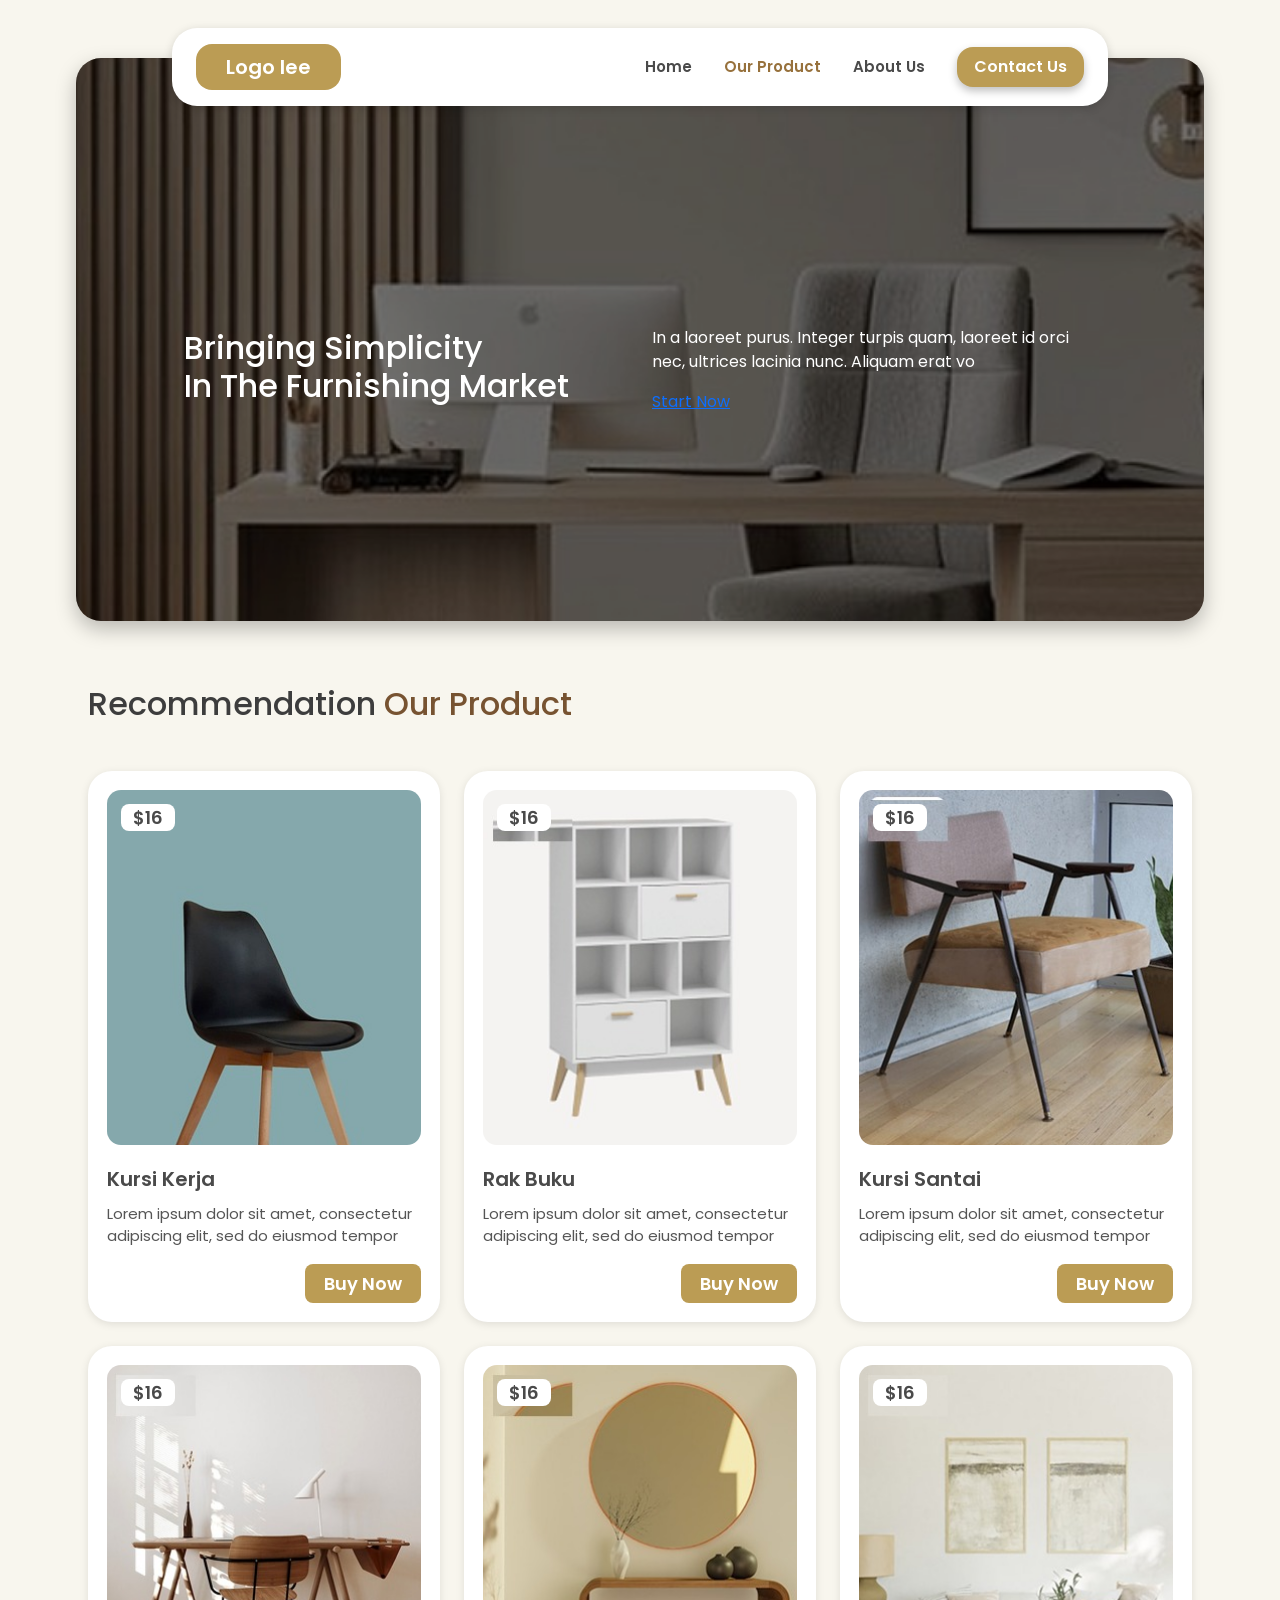
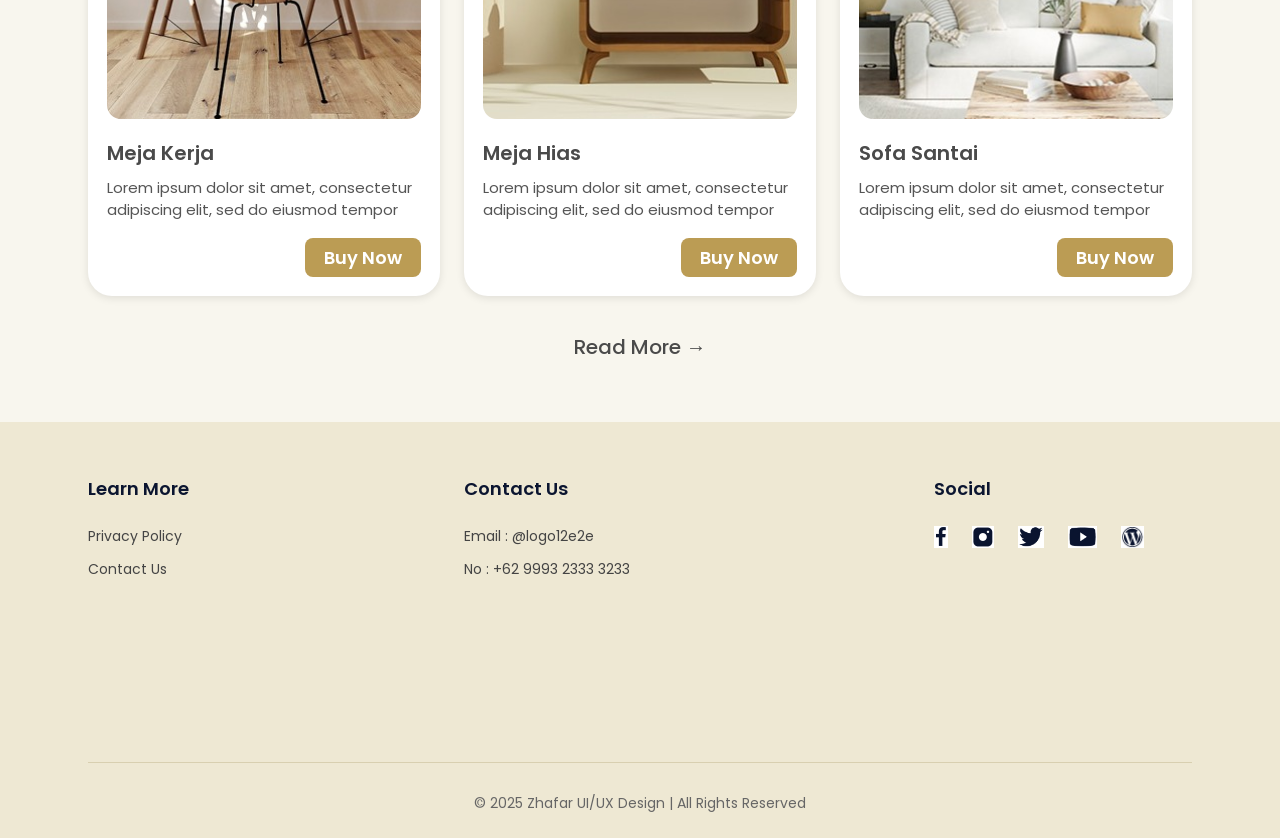
<file: pages/products.html>
<!doctype html>
<html lang="id">
  <head>
    <meta charset="UTF-8" />
    <meta name="viewport" content="width=device-width, initial-scale=1" />
    <title>Our Product | Logo lee</title>
    <link
      href="https://cdn.jsdelivr.net/npm/bootstrap@5.3.3/dist/css/bootstrap.min.css"
      rel="stylesheet"
    />
    <link
      href="https://fonts.googleapis.com/css2?family=Poppins:wght@400;500;600;700&display=swap"
      rel="stylesheet"
    />
    <link href="../css/common.css" rel="stylesheet" />
    <link href="../css/pages.css" rel="stylesheet" />
    <link href="../css/motion.css" rel="stylesheet" />
  </head>
  <body>
    <nav class="nav-float">
      <a class="logo" href="../index.html">Logo lee</a>
      <button
        class="nav-toggle"
        type="button"
        aria-label="Buka menu navigasi"
        aria-expanded="false"
        aria-controls="primary-navigation"
      >
        <span aria-hidden="true"></span>
        <span aria-hidden="true"></span>
        <span aria-hidden="true"></span>
      </button>
      <div id="primary-navigation" class="nav-links">
        <a class="" href="../index.html">Home</a
        ><a class="active" href="products.html">Our Product</a
        ><a class="" href="about.html">About Us</a
        ><a class="cta" href="contact.html">Contact Us</a>
      </div>
    </nav>
    <div
      class="hero"
      style="
        background-image: url(../assets/img/hero-room.jpg);
        min-height: 563px;
      "
    >
      <div
        class="narrow hero-in"
        style="align-items: flex-end; padding-bottom: 40px"
      >
        <div class="hero-cta">
          <div class="row align-items-end gy-4">
            <div class="col-md-6">
              <h2>Bringing Simplicity<br />In The Furnishing Market</h2>
            </div>
            <div class="col-md-6">
              <p>
                In a laoreet purus. Integer turpis quam, laoreet id orci nec,
                ultrices lacinia nunc. Aliquam erat vo
              </p>
              <a class="btn-white" href="products.html"
                >Start Now</a
              >
            </div>
          </div>
        </div>
      </div>
    </div>
    <div class="container">
      <h2 class="sec mt-5 pt-3 mb-5">
        Recommendation <span class="brown">Our Product</span>
      </h2>
      <div class="row g-4 product-grid">
        <div class="col-12 col-md-6 col-lg-4" data-name="Kursi Kerja">
          <div class="pcard">
            <div class="pimg">
              <img src="../assets/img/p1.jpg" alt="" /><span class="price"
                >$16</span
              >
            </div>
            <h5>Kursi Kerja</h5>
            <p>
              Lorem ipsum dolor sit amet, consectetur adipiscing elit, sed do
              eiusmod tempor
            </p>
            <div class="text-end mt-auto">
              <a class="btn-gold" href="product-detail.html">Buy Now</a>
            </div>
          </div>
        </div>
        <div class="col-12 col-md-6 col-lg-4" data-name="Rak Buku">
          <div class="pcard">
            <div class="pimg">
              <img src="../assets/img/p2.jpg" alt="" /><span class="price"
                >$16</span
              >
            </div>
            <h5>Rak Buku</h5>
            <p>
              Lorem ipsum dolor sit amet, consectetur adipiscing elit, sed do
              eiusmod tempor
            </p>
            <div class="text-end mt-auto">
              <a class="btn-gold" href="product-detail.html">Buy Now</a>
            </div>
          </div>
        </div>
        <div class="col-12 col-md-6 col-lg-4" data-name="Kursi Santai">
          <div class="pcard">
            <div class="pimg">
              <img src="../assets/img/p3.jpg" alt="" /><span class="price"
                >$16</span
              >
            </div>
            <h5>Kursi Santai</h5>
            <p>
              Lorem ipsum dolor sit amet, consectetur adipiscing elit, sed do
              eiusmod tempor
            </p>
            <div class="text-end mt-auto">
              <a class="btn-gold" href="product-detail.html">Buy Now</a>
            </div>
          </div>
        </div>
        <div class="col-12 col-md-6 col-lg-4" data-name="Meja Kerja">
          <div class="pcard">
            <div class="pimg">
              <img src="../assets/img/p4.jpg" alt="" /><span class="price"
                >$16</span
              >
            </div>
            <h5>Meja Kerja</h5>
            <p>
              Lorem ipsum dolor sit amet, consectetur adipiscing elit, sed do
              eiusmod tempor
            </p>
            <div class="text-end mt-auto">
              <a class="btn-gold" href="product-detail.html">Buy Now</a>
            </div>
          </div>
        </div>
        <div class="col-12 col-md-6 col-lg-4" data-name="Meja Hias">
          <div class="pcard">
            <div class="pimg">
              <img src="../assets/img/p5.jpg" alt="" /><span class="price"
                >$16</span
              >
            </div>
            <h5>Meja Hias</h5>
            <p>
              Lorem ipsum dolor sit amet, consectetur adipiscing elit, sed do
              eiusmod tempor
            </p>
            <div class="text-end mt-auto">
              <a class="btn-gold" href="product-detail.html">Buy Now</a>
            </div>
          </div>
        </div>
        <div class="col-12 col-md-6 col-lg-4" data-name="Sofa Santai">
          <div class="pcard">
            <div class="pimg">
              <img src="../assets/img/p6.jpg" alt="" /><span class="price"
                >$16</span
              >
            </div>
            <h5>Sofa Santai</h5>
            <p>
              Lorem ipsum dolor sit amet, consectetur adipiscing elit, sed do
              eiusmod tempor
            </p>
            <div class="text-end mt-auto">
              <a class="btn-gold" href="product-detail.html">Buy Now</a>
            </div>
          </div>
        </div>
      </div>
      <p class="more"><a href="products-all.html">Read More &rarr;</a></p>
    </div>
    <footer class="foot">
      <div class="container">
        <div class="row gy-4">
          <div class="col-md-4">
            <h6>Learn More</h6>
            <a href="#">Privacy Policy</a><a href="contact.html">Contact Us</a>
          </div>
          <div class="col-md-5">
            <h6>Contact Us</h6>
            <span>Email : @logo12e2e</span><span>No : +62 9993 2333 3233</span>
          </div>
          <div class="col-md-3">
            <h6>Social</h6>
            <div class="soc">
              <img src="../assets/img/s1.png" alt="" /><img
                src="../assets/img/s2.png"
                alt=""
              /><img src="../assets/img/s3.png" alt="" /><img
                src="../assets/img/s4.png"
                alt=""
              /><img src="../assets/img/s5.png" alt="" />
            </div>
          </div>
        </div>
        <div class="spacer"></div>
        <hr />
        <p class="copy">© 2025 Zhafar UI/UX Design | All Rights Reserved</p>
      </div>
    </footer>
    <script src="../js/navigation.js"></script>
    <script src="../js/animations.js"></script>
  </body>
</html>
</file>
<file: css/common.css>
:root {
  --g50: #f8f6ee;
  --g100: #eee8d3;
  --g200: #ded3aa;
  --g400: #bb9c54;
  --g500: #ac8946;
  --g600: #97713c;
  --g700: #775331;
  --g950: #312017;
  --red: #e85a5a;
  --ink: #3d3d3d;
}

body {
  font-family: "Poppins", sans-serif;
  background: var(--g50);
  color: var(--ink);
  overflow-x: hidden;
}

.container {
  max-width: 1128px;
}

.narrow {
  max-width: 936px;
  margin: 0 auto;
  padding: 0 12px;
}

.gold {
  color: #a07f31;
}

.brown {
  color: var(--g700);
}

.red {
  color: var(--red);
}

.muted {
  color: #888;
  font-size: 15px;
}

.fs-20 {
  font-size: 20px;
  font-weight: 500;
}

.nav-float {
  position: sticky;
  top: 14px;
  z-index: 1000;
  margin: 28px auto 0;
  max-width: 936px;
  background: #fff;
  border-radius: 25px;
  box-shadow: 0 2px 10px rgba(0, 0, 0, 0.15);
  padding: 16px 24px;
  display: flex;
  align-items: center;
  justify-content: space-between;
  flex-wrap: wrap;
  gap: 8px;
}

.logo {
  background: var(--g400);
  color: #fff;
  font-weight: 600;
  font-size: 20px;
  border-radius: 16px;
  padding: 8px 30px;
  text-decoration: none;
}

.nav-links {
  display: flex;
  gap: 32px;
  align-items: center;
  flex-wrap: wrap;
}

.nav-toggle {
  display: none;
}

.nav-links a {
  font-weight: 600;
  font-size: 15px;
  color: #4a4a4a;
  text-decoration: none;
}

.nav-links a.active {
  color: var(--g600);
}

.nav-links a.cta {
  background: var(--g400);
  color: #fff;
  font-size: 16px;
  border-radius: 16px;
  padding: 8px 17px;
  box-shadow: 0 4px 8px rgba(0, 0, 0, 0.25);
}

.hero {
  position: relative;
  margin: -48px auto 0;
  max-width: 1128px;
  border-radius: 25px;
  overflow: hidden;
  background-size: cover;
  background-position: center;
  box-shadow: 0 8px 20px rgba(0, 0, 0, 0.25);
  color: #fff;
  display: flex;
}

.hero::before {
  content: "";
  position: absolute;
  inset: 0;
  background: rgba(0, 0, 0, 0.35);
}

.hero-in {
  position: relative;
  width: 100%;
  display: flex;
  flex-direction: column;
  justify-content: center;
  padding-top: 100px;
}

.hero .btn-white {
  border-radius: 10px;
}

.btn-gold {
  background: var(--g400);
  color: #fff;
  font-weight: 600;
  border: 0;
  border-radius: 8px;
  padding: 6px 19px;
  font-size: 18px;
  text-decoration: none;
  display: inline-block;
}

.btn-gold:hover {
  background: var(--g500);
  color: #fff;
}

.pill {
  border-radius: 50px;
  font-weight: 500;
  padding: 6px 30px;
}

.foot {
  background: var(--g100);
  margin-top: 60px;
  padding: 56px 0 24px;
}

.foot h6 {
  font-weight: 600;
  font-size: 18px;
  color: #0b1530;
  margin-bottom: 26px;
}

.foot a,
.foot span {
  display: block;
  font-size: 14px;
  color: #444;
  text-decoration: none;
  margin-bottom: 12px;
}

.soc {
  display: flex;
  gap: 24px;
  align-items: center;
}

.soc img {
  height: 22px;
  width: auto;
}

.foot .spacer {
  height: 170px;
}

.foot hr {
  border-color: #d8cfb0;
  opacity: 1;
  margin: 0 0 30px;
}

.copy {
  text-align: center;
  font-size: 14px;
  color: #666;
  margin: 0;
}

@media (max-width: 991px) {
  .nav-float {
    border-radius: 28px;
    justify-content: center;
  }

  .nav-links {
    gap: 16px;
    justify-content: center;
  }

  .soc {
    flex-wrap: wrap;
    gap: 12px;
  }
}

@media (max-width: 767px) {
  .nav-float {
    width: calc(100% - 28px);
    margin: 14px auto 0;
    padding: 10px 14px;
    border-radius: 18px;
    justify-content: space-between;
    gap: 8px;
  }

  .logo {
    padding: 8px 18px;
    font-size: 18px;
  }

  .nav-toggle {
    display: inline-flex;
    width: 44px;
    height: 44px;
    flex-direction: column;
    align-items: center;
    justify-content: center;
    gap: 5px;
    border: 1px solid var(--g200);
    border-radius: 12px;
    background: #fff;
    cursor: pointer;
  }

  .nav-toggle span {
    width: 20px;
    height: 2px;
    border-radius: 2px;
    background: var(--g700);
  }

  .nav-links {
    display: none;
    flex: 0 0 100%;
    width: 100%;
    flex-direction: column;
    align-items: stretch;
    gap: 4px;
    padding-top: 8px;
  }

  .nav-links.is-open {
    display: flex;
  }

  .nav-links a,
  .nav-links a.cta {
    width: 100%;
    padding: 10px 12px;
    border-radius: 10px;
    font-size: 16px;
  }

  .hero {
    margin: -8px 12px 0;
    border-radius: 25px;
  }

  .hero-in {
    padding-top: 78px;
  }

  .foot {
    margin-top: 40px;
    padding: 36px 0 20px;
  }

  .foot .spacer {
    height: 40px;
  }

  .soc {
    gap: 16px;
  }
}
</file>
<file: css/home.css>
.logo,
.nav-links a,
.nav-links a.cta,
.foot h6 {
  font-weight: 500;
}

.hero-cta h2 {
  font-size: 32px;
  font-weight: 400;
}

.home-hero-in {
  align-items: flex-end;
  justify-content: flex-end;
  padding-bottom: 40px;
}

.home-hero {
  aspect-ratio: 1000 / 400;
  min-height: 0;
  background-image: url("../assets/img/hero-living.jpg");
}

.hero-cta p {
  font-size: 18px;
  font-weight: 400;
  margin-bottom: 12px;
}

.btn-white {
  background: #fff;
  color: #a07f31;
  font-weight: 500;
  font-size: 18px;
  padding: 8px 25px;
  border-radius: 10px;
  text-decoration: none;
  display: inline-block;
}

.sec {
  font-size: 32px;
  font-weight: 500;
}

.stat {
  background: linear-gradient(195deg, #ded3aa, #896218);
  color: #fff;
  border-radius: 24px;
  padding: 20px 18px;
  height: 100%;
  min-height: 202px;
}

.stat small {
  font-size: 14px;
  display: block;
}

.stat b {
  font-size: 32px;
  font-weight: 500;
  display: block;
}

.stat span {
  font-size: 14px;
  display: block;
}

.who {
  background: var(--g100);
  border-radius: 24px;
  display: flex;
  justify-content: space-between;
  overflow: hidden;
  min-height: 202px;
}

.who > div {
  padding: 50px 30px;
}

.who h5 {
  font-weight: 500;
}

.who p {
  color: var(--g400);
  font-size: 18px;
  font-weight: 500;
  max-width: 310px;
}

.who img {
  width: 245px;
  object-fit: cover;
  border-radius: 100px 0 0 100px;
}

.stack {
  margin-top: 60px;
}

.scard {
  position: sticky;
  display: flex;
  background: #fff;
  border-radius: 30px;
  box-shadow: 0 -3px 10px rgba(0, 0, 0, 0.12);
  overflow: hidden;
  height: 347px;
  margin-bottom: 24px;
}

.stxt {
  width: 40%;
  padding: 70px 58px;
}

.stxt .num {
  font-size: 60px;
  font-weight: 500;
  color: #a07f31;
  line-height: 1;
}

.stxt h4 {
  font-size: 24px;
  font-weight: 500;
  margin: 14px 0 30px;
}

.stxt h4 b {
  color: #a07f31;
  font-weight: 500;
}

.stxt p {
  font-size: 15px;
  font-weight: 400;
}

.scard img {
  width: 60%;
  object-fit: cover;
  border-radius: 30px;
}

.why {
  display: grid;
  grid-template-columns: 1fr 1fr 1.35fr;
  gap: 22px;
  margin-top: 40px;
}

.wc {
  background: var(--g100);
  border-radius: 28px;
  padding: 22px;
  text-align: center;
  background-size: cover;
  background-position: center;
  position: relative;
  overflow: hidden;
}

.wc h5 {
  color: #a07f31;
  font-weight: 500;
  font-size: 20px;
}

.wc p {
  color: var(--g400);
  font-size: 13px;
  font-weight: 400;
  margin: 20px 0 0;
}

.wc.tall,
.wc.wide {
  color: #fff;
}

.wc.tall::before,
.wc.wide::before {
  content: "";
  position: absolute;
  inset: 0;
  background: rgba(0, 0, 0, 0.45);
}

.wc.tall > *,
.wc.wide > * {
  position: relative;
  color: #fff;
}

.wc.tall {
  grid-column: 3;
  grid-row: 1/3;
  padding-top: 60px;
}

.wc.wide {
  grid-column: 1/3;
  display: flex;
  flex-direction: column;
  justify-content: center;
  min-height: 170px;
}

@media (max-width: 991px) {
  .why {
    grid-template-columns: 1fr;
  }

  .wc.tall,
  .wc.wide {
    grid-column: auto;
    grid-row: auto;
  }

  .scard {
    flex-direction: column-reverse;
    height: auto;
  }

  .stxt,
  .scard img {
    width: 100%;
  }

  .scard img {
    height: 200px;
  }

  .who img {
    display: none;
  }
}

@media (max-width: 767px) {
  .home-hero {
    aspect-ratio: auto;
    min-height: 400px !important;
  }

  .hero-in {
    padding: 86px 18px 28px !important;
    align-items: stretch !important;
  }

  .hero-cta h2 {
    font-size: 27px;
  }

  .hero-cta p {
    font-size: 16px;
  }

  .btn-white {
    font-size: 15px;
    padding: 9px 14px;
  }

  .sec {
    font-size: 26px;
  }

  .stack {
    margin-top: 32px;
  }

  .scard {
    position: relative;
    flex-direction: row;
    top: auto !important;
    height: 210px;
    border-radius: 20px;
  }

  .scard img {
    width: 60%;
    height: 100%;
    border-radius: 20px;
  }

  .stxt {
    width: 40%;
    padding: 12px 10px;
  }

  .stxt .num {
    font-size: 32px;
  }

  .stxt h4 {
    font-size: 15px;
    line-height: 1.25;
    margin: 8px 0;
  }

  .stxt p {
    display: -webkit-box;
    overflow: hidden;
    font-size: 11px;
    line-height: 1.35;
    line-clamp: 3;
    -webkit-box-orient: vertical;
    -webkit-line-clamp: 3;
  }

  .why {
    grid-template-columns: repeat(2, minmax(0, 1fr));
    gap: 14px;
    margin-top: 24px;
  }

  .wc {
    border-radius: 20px;
    padding: 14px;
  }

  .wc h5 {
    font-size: 16px;
  }

  .wc p {
    font-size: 12px;
    margin-top: 12px;
  }

  .wc.tall,
  .wc.wide {
    grid-column: 1 / -1;
  }

  .wc.tall {
    padding-top: 28px;
  }

  .stat,
  .who {
    min-height: 160px;
    border-radius: 18px;
  }

  .stat {
    padding: 16px 14px;
  }

  .stat small,
  .stat span {
    font-size: 12px;
  }

  .stat b {
    font-size: 24px;
  }

  .who > div {
    padding: 18px 14px;
  }

  .who h5 {
    font-size: 18px;
  }

  .who p {
    font-size: 13px;
    margin-bottom: 0;
  }
}
</file>
<file: css/motion.css>
:where(.nav-links a, .btn-gold, .btn-white, .chip, .qty button) {
  transition:
    color 180ms ease,
    background-color 180ms ease,
    box-shadow 180ms ease,
    transform 180ms ease;
}

:where(.nav-links a, .btn-gold, .btn-white, .chip, .qty button):focus-visible {
  outline: 3px solid var(--g400);
  outline-offset: 3px;
}

.btn-gold:hover,
.btn-white:hover,
.nav-links a.cta:hover,
.chip:hover,
.qty button:hover {
  transform: translateY(-2px);
}

.btn-gold:active,
.btn-white:active,
.chip:active,
.qty button:active {
  transform: scale(0.96);
}

.pcard,
.wc,
.scard {
  transition:
    box-shadow 260ms ease,
    transform 260ms ease;
}

.pcard:hover,
.wc:hover,
.scard:hover {
  transform: translateY(-4px);
  box-shadow: 0 12px 26px rgba(49, 32, 23, 0.15);
}

.pimg img {
  transition: transform 550ms cubic-bezier(0.2, 0.7, 0.2, 1);
}

.pcard:hover .pimg img {
  transform: scale(1.045);
}

.chip.on {
  box-shadow: 0 4px 12px rgba(232, 90, 90, 0.18);
}

.motion-reveal {
  opacity: 0;
  transform: translateY(18px);
  transition:
    opacity 650ms ease var(--reveal-delay, 0ms),
    transform 650ms cubic-bezier(0.2, 0.7, 0.2, 1) var(--reveal-delay, 0ms);
}

.motion-reveal.is-visible {
  opacity: 1;
  transform: none;
}

.motion-reveal.is-visible:is(.pcard, .wc, .scard):hover {
  transform: translateY(-4px);
}

[data-name] {
  transition:
    opacity 220ms ease,
    transform 220ms ease;
}

[data-name].is-hiding {
  opacity: 0;
  transform: translateY(10px) scale(0.98);
  pointer-events: none;
}

[data-name].is-entering {
  animation: search-result-in 280ms ease both;
}

[data-name][hidden] {
  display: none !important;
}

#formMsg:not(.d-none) {
  animation: message-in 360ms cubic-bezier(0.2, 0.7, 0.2, 1) both;
}

@keyframes search-result-in {
  from {
    opacity: 0;
    transform: translateY(10px) scale(0.98);
  }

  to {
    opacity: 1;
    transform: translateY(0) scale(1);
  }
}

@keyframes message-in {
  from {
    opacity: 0;
    transform: translateY(8px);
  }

  to {
    opacity: 1;
    transform: translateY(0);
  }
}

@media (prefers-reduced-motion: reduce) {
  *,
  *::before,
  *::after {
    scroll-behavior: auto !important;
    animation-duration: 0.01ms !important;
    animation-iteration-count: 1 !important;
    transition-duration: 0.01ms !important;
  }

  .motion-reveal {
    opacity: 1;
    transform: none;
  }
}
</file>
<file: css/pages.css>
.big {
  color: var(--g600);
  font-weight: 700;
  font-size: 48px;
}

.gline {
  border: 0;
  border-top: 2px solid var(--g200);
  opacity: 1;
  margin: 56px 0 0;
}

.searchbar {
  display: flex;
  align-items: center;
  gap: 20px;
  background: #fff;
  border-radius: 50px;
  box-shadow: 0 2px 10px rgba(0, 0, 0, 0.12);
  padding: 12px 12px 12px 24px;
  margin: 40px 0 40px;
}

.searchbar img {
  width: 32px;
}

.searchbar input {
  flex: 1;
  border: 0;
  outline: 0;
  font-size: 24px;
  background: none;
  min-width: 0;
}

.searchbar input::placeholder {
  color: #aaa;
}

.pcard {
  background: #fff;
  border-radius: 24px;
  box-shadow: 0 2px 8px rgba(0, 0, 0, 0.1);
  padding: 19px;
  height: 100%;
  display: flex;
  flex-direction: column;
}

.pimg {
  position: relative;
  border-radius: 14px;
  overflow: hidden;
  aspect-ratio: 296/334;
}

.pimg img {
  width: 100%;
  height: 100%;
  object-fit: cover;
}

.price {
  position: absolute;
  top: 14px;
  left: 14px;
  background: #fff;
  border-radius: 8px;
  padding: 0 12px;
  font-weight: 600;
  font-size: 18px;
  color: #4a4a4a;
}

.pcard h5 {
  font-weight: 600;
  font-size: 20px;
  margin: 22px 0 12px;
  color: #4a4a4a;
}

.pcard p {
  font-size: 15px;
  color: #555;
}

.more {
  text-align: center;
  font-size: 20px;
  margin: 36px 0 0;
  font-weight: 500;
}

.more a {
  color: #4a4a4a;
  text-decoration: none;
}

.cinfo {
  display: flex;
  gap: 18px;
  margin-bottom: 18px;
  align-items: center;
}

.cinfo img {
  width: 37px;
}

.cinfo b {
  display: block;
  font-size: 16px;
}

.cinfo span {
  color: #999;
  font-size: 16px;
}

.formc {
  background: #fafafa;
  border-radius: 32px;
  box-shadow: 0 2px 10px rgba(0, 0, 0, 0.1);
  padding: 50px 40px;
}

.ul {
  display: block;
  width: 90%;
  border: 0;
  border-bottom: 2px solid var(--g200);
  background: none;
  color: var(--g500);
  font-size: 20px;
  font-weight: 500;
  padding: 8px 0;
  margin-bottom: 12px;
  outline: 0;
  resize: none;
}

.ul::placeholder {
  color: var(--g500);
}

.note {
  color: var(--g500);
  font-size: 17px;
  font-weight: 500;
  margin: 14px 0 24px;
  width: 90%;
}

.panel {
  background: #fafafa;
  border-radius: 24px;
  box-shadow: 0 2px 8px rgba(0, 0, 0, 0.1);
  padding: 40px;
  margin-bottom: 24px;
}

.panel:first-child {
  margin-top: 35px;
}

.dimg {
  width: 100%;
  border-radius: 2px;
  aspect-ratio: 301/345;
  object-fit: cover;
}

.ptitle {
  font-size: 32px;
  font-weight: 600;
  color: #4a4a4a;
  margin: 0;
}

.meta {
  display: flex;
  align-items: center;
  gap: 10px;
  font-size: 15px;
  color: #555;
  margin: 4px 0 12px;
  flex-wrap: wrap;
}

.meta i {
  width: 1px;
  height: 16px;
  background: #999;
}

.starsy {
  color: #fc0;
}

.pbox {
  background: #eee;
  border-radius: 12px;
  color: var(--red);
  font-weight: 600;
  font-size: 28px;
  padding: 2px 20px;
}

.prow {
  display: flex;
  gap: 40px;
  margin-top: 26px;
  font-size: 15px;
  align-items: center;
}

.prow span {
  width: 150px;
}

.prow b {
  color: #444;
}

.qty {
  display: flex;
  border: 1px solid #bbb;
}

.qty button {
  background: #fff;
  border: 0;
  width: 18px;
  font-size: 12px;
}

.qty input {
  width: 38px;
  text-align: center;
  border: 0;
  border-inline: 1px solid #bbb;
  color: var(--red);
  font-size: 13px;
}

.buy {
  width: 202px;
  text-align: center;
  border-radius: 4px;
  font-weight: 500;
  padding: 8px;
}

.bar {
  background: #eee;
  border-radius: 12px;
  font-size: 24px;
  font-weight: 600;
  color: #4a4a4a;
  padding: 4px 16px;
}

.srow {
  display: flex;
  padding: 24px 16px 0;
  font-size: 15px;
}

.srow span {
  width: 30%;
}

.desc {
  padding: 0 16px;
  font-size: 14px;
  font-weight: 500;
  line-height: 1.5;
}

.desc ul {
  margin: 0;
}

.rt {
  font-size: 28px;
  font-weight: 600;
  color: #4a4a4a;
  margin-bottom: 16px;
}

.rbox {
  background: #eee;
  border-radius: 12px;
  padding: 24px 36px;
  display: flex;
  gap: 40px;
  flex-wrap: wrap;
  align-items: center;
}

.score {
  color: var(--red);
  font-size: 24px;
}

.score b {
  font-size: 56px;
}

.stars {
  color: var(--red);
  letter-spacing: 4px;
  font-size: 22px;
}

.chips {
  display: flex;
  gap: 12px;
  flex-wrap: wrap;
  align-items: center;
  flex: 1;
}

.chip {
  background: #fff;
  border: 1px solid #888;
  color: #555;
  font-size: 14px;
  padding: 2px 30px;
  position: relative;
}

.chip.on {
  border-color: var(--red);
  color: var(--red);
}

.chip.pay {
  font-weight: 600;
  padding: 4px 14px;
  font-size: 15px;
}

.chip.pay.on::after {
  content: "";
  position: absolute;
  right: 0;
  bottom: 0;
  border: 6px solid transparent;
  border-right-color: var(--red);
  border-bottom-color: var(--red);
}

.rev {
  display: flex;
  gap: 12px;
  padding: 20px 0;
  border-bottom: 2px solid #ddd;
  font-size: 14px;
}

.av {
  width: 48px;
  height: 48px;
  border-radius: 50%;
  background: #ddd;
  flex: none;
}

.rev .stars {
  font-size: 20px;
  margin: 4px 0;
}

.rev p {
  margin: 0;
}

.co {
  display: grid;
  grid-template-columns: 2fr 1fr 1fr 1fr;
  text-align: center;
  align-items: center;
  font-size: 15px;
}

.co > :first-child {
  text-align: left;
}

.dash {
  border: 0;
  border-top: 2px dashed var(--g200);
  opacity: 1;
  margin: 36px 0;
}

.ubah {
  color: var(--g400);
  font-weight: 600;
  text-decoration: none;
}

.boxed {
  border: 1px dashed var(--g400);
  padding: 2px 14px;
  font-size: 20px;
}

.msg {
  background: #eee;
  border: 0;
  padding: 8px 14px;
  width: 100%;
  max-width: 316px;
  font-size: 15px;
}

.sum {
  max-width: 408px;
}

.sum > div {
  display: flex;
  justify-content: space-between;
  font-size: 15px;
  margin-bottom: 6px;
}

@media (max-width: 991px) {
  .big {
    font-size: 40px;
  }

  .co {
    font-size: 13px;
  }

  .narrow > .row {
    width: 100%;
    margin-right: 0;
    margin-left: 0;
  }
}

@media (max-width: 767px) {
  .hero:not(.home-hero) {
    min-height: 320px !important;
  }

  .hero:not(.home-hero) .hero-in {
    padding-top: 64px;
  }

  .hero .fs-20 {
    font-size: 14px;
    line-height: 1.45;
  }

  .hero .fs-20 p {
    margin-bottom: 12px;
  }

  .hero .fs-20 p.mt-4 {
    margin-top: 12px !important;
  }

  .hero-in[style*="padding-top"] {
    padding: 72px 16px 24px !important;
  }

  .product-grid > [data-name] {
    flex: 0 0 auto;
    width: 50%;
  }

  .pcard {
    padding: 12px;
    border-radius: 16px;
  }

  .pimg {
    aspect-ratio: 1;
  }

  .price {
    top: 8px;
    left: 8px;
    padding: 2px 8px;
    font-size: 13px;
  }

  .pcard h5 {
    font-size: 16px;
    margin: 12px 0 8px;
  }

  .pcard p {
    font-size: 12px;
    line-height: 1.45;
  }

  .narrow:not(.hero-in)[style*="padding"] {
    padding: 36px 12px 24px !important;
  }

  .searchbar {
    flex-wrap: wrap;
    gap: 10px;
    margin: 24px 0;
    padding: 10px 12px;
  }

  .searchbar input {
    width: calc(100% - 46px);
    flex: 1 1 calc(100% - 46px);
    font-size: 18px;
  }

  .searchbar button {
    flex: 1 0 100%;
  }

  .panel {
    padding: 18px 14px !important;
    margin-bottom: 16px;
    border-radius: 16px;
  }

  .formc {
    padding: 20px 16px;
    border-radius: 16px;
  }

  .big {
    font-size: 30px;
  }

  .container[style*="margin-top"] {
    margin-top: 20px !important;
  }

  .ul,
  .note {
    width: 100%;
    font-size: 16px;
  }

  .ptitle {
    font-size: 26px;
    overflow-wrap: anywhere;
  }

  .dimg {
    max-height: 420px;
  }

  .prow {
    align-items: flex-start;
    gap: 12px;
    margin-top: 18px;
  }

  .prow span {
    width: 96px;
    flex: 0 0 96px;
  }

  .prow b {
    min-width: 0;
    overflow-wrap: anywhere;
  }

  .bar {
    font-size: 19px;
  }

  .desc {
    padding: 0;
    font-size: 15px;
  }

  .rbox {
    gap: 18px;
    padding: 18px;
  }

  .chips {
    gap: 8px;
  }

  .chip {
    padding: 5px 12px;
  }

  .co {
    grid-template-columns: repeat(2, minmax(0, 1fr));
    gap: 10px;
    font-size: 12px;
    overflow-wrap: anywhere;
  }

  .co.mt-4 {
    grid-template-columns: repeat(3, minmax(0, 1fr));
    text-align: center;
  }

  .co.mt-4 > :first-child {
    grid-column: 1 / -1;
    text-align: left;
  }

  .co.mt-4 img {
    width: 76px !important;
    height: 88px !important;
  }

  .dash {
    margin: 22px 0;
  }

  .sum > div {
    gap: 12px;
  }

  .d-flex.justify-content-between > span[style*="margin-left"] {
    margin-left: 0 !important;
  }

  .hero-in h2[style*="font-size"] {
    font-size: 30px !important;
  }
}

@media (max-width: 420px) {
  .searchbar button {
    width: 100%;
  }

  .score b {
    font-size: 46px;
  }

  .boxed {
    font-size: 16px;
  }
}
</file>
